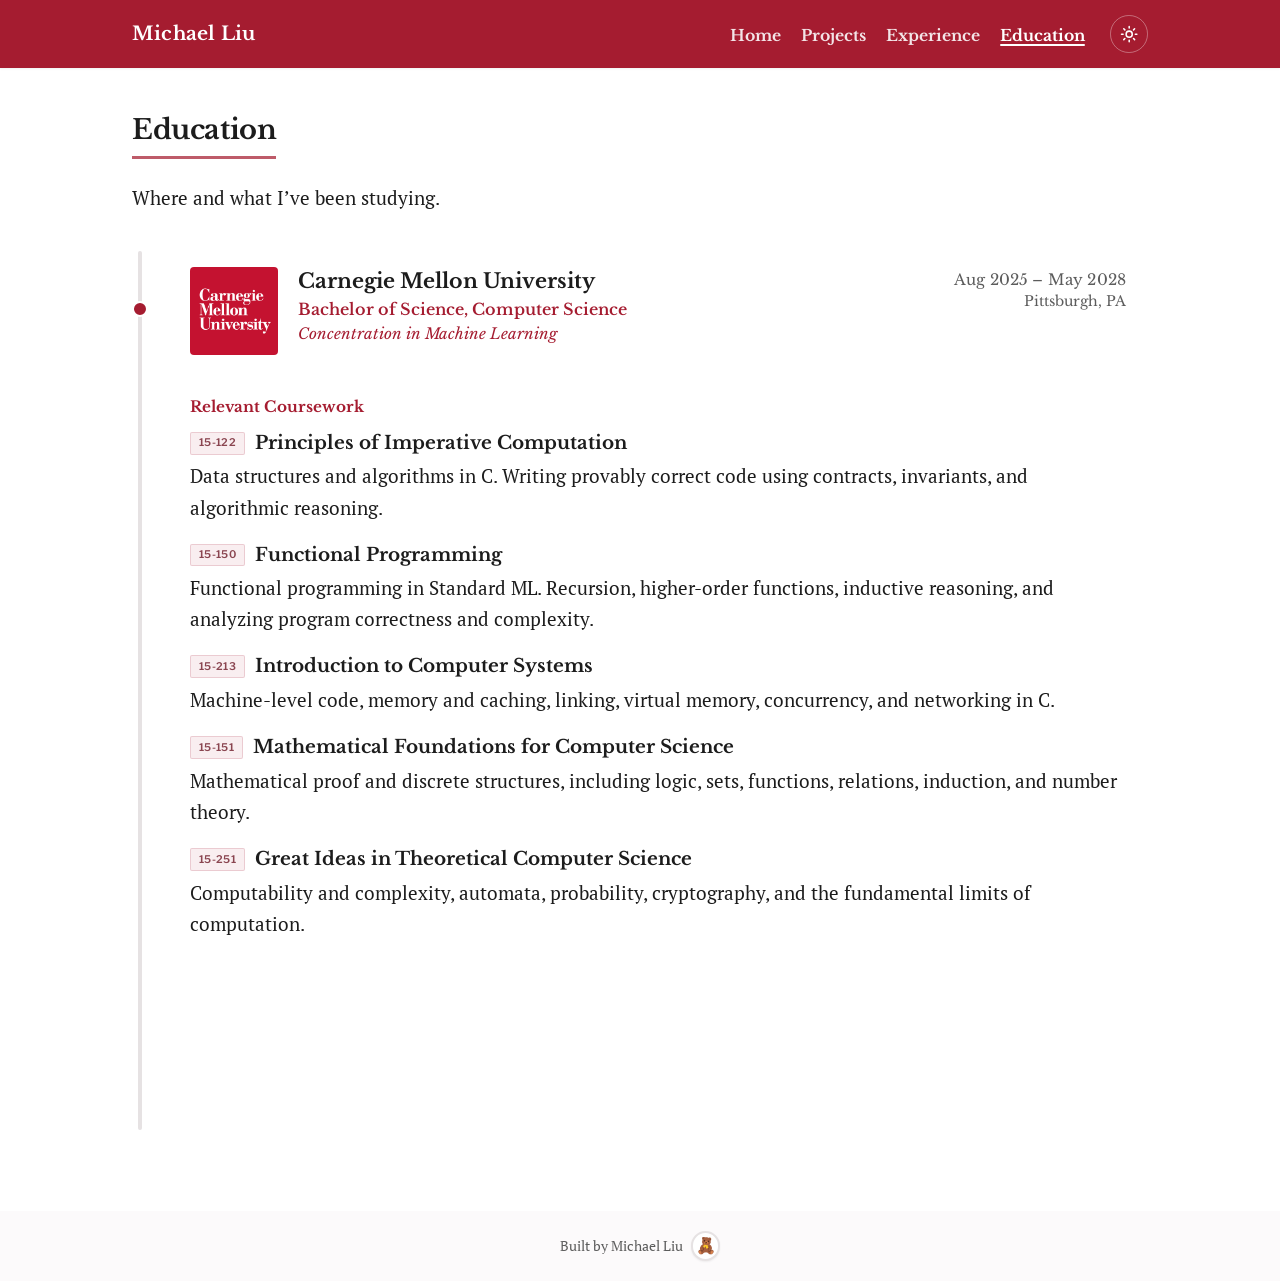
<file: education.html>
<!DOCTYPE html>
<html lang="en">
  <head>
    <meta charset="UTF-8" />
    <meta name="viewport" content="width=device-width, initial-scale=1" />
    <meta name="description" content="Michael Liu's education" />
    <title>Michael Liu</title>
    <script>
      (function () {
        var root = document.documentElement;
        root.classList.add("js");
        try {
          var stored = localStorage.getItem("theme");
          var dark =
            stored === "dark" ||
            (!stored &&
              window.matchMedia("(prefers-color-scheme: dark)").matches);
          if (dark) root.setAttribute("data-theme", "dark");
        } catch (e) {}
        try {
          if (window.matchMedia("(prefers-reduced-motion: reduce)").matches) {
            sessionStorage.removeItem("page-wipe-dir");
          } else {
            var wipeDir = sessionStorage.getItem("page-wipe-dir");
            if (wipeDir === "forward" || wipeDir === "back") {
              root.classList.add("page-wipe-pending", "page-wipe-" + wipeDir);
            }
          }
        } catch (e) {}
        window.setTimeout(function () {
          if (!root.classList.contains("entrance-ready")) {
            root.classList.add("entrance-fallback");
          }
        }, 1600);
      })();
    </script>
    <style id="entrance-critical">
      html.js .site-logo,
      html.js .site-nav li,
      html.js .header-actions,
      html.js .project-showcase.js-reveal > li:not(.in-view),
      html.js .section__title.js-title-reveal:not(.is-entering) {
        opacity: 0;
      }
      html.js .project-showcase.js-reveal > li {
        transition:
          opacity 0.95s cubic-bezier(0.22, 1, 0.36, 1),
          transform 1.05s cubic-bezier(0.22, 1, 0.36, 1);
      }
      html.js.entrance-fallback .site-logo,
      html.js.entrance-fallback .site-nav li,
      html.js.entrance-fallback .header-actions,
      html.js.entrance-fallback .project-showcase.js-reveal > li,
      html.js.entrance-fallback .section__title.js-title-reveal {
        opacity: 1 !important;
        transform: none !important;
      }
      @media (prefers-reduced-motion: reduce) {
        html.js .site-logo,
        html.js .site-nav li,
        html.js .header-actions,
        html.js .project-showcase.js-reveal > li,
        html.js .section__title.js-title-reveal {
          opacity: 1 !important;
          transform: none !important;
        }
      }
    </style>
    <noscript>
      <style>
        .site-logo,
        .site-nav li,
        .header-actions,
        .project-showcase.js-reveal > li,
        .section__title.js-title-reveal {
          opacity: 1 !important;
          transform: none !important;
          animation: none !important;
        }
      </style>
    </noscript>
    <link rel="icon" type="image/gif" href="assets/cs.gif" />
    <link rel="stylesheet" href="assets/css/styles.css" />
    <link rel="preconnect" href="https://fonts.googleapis.com" />
    <link rel="preconnect" href="https://fonts.gstatic.com" crossorigin />
    <link
      href="https://fonts.googleapis.com/css2?family=Libre+Baskerville:ital,wght@0,400;0,700;1,400&family=Libre+Franklin:wght@500;600;700&family=PT+Serif:ital,wght@0,400;0,700;1,400;1,700&display=swap"
      rel="stylesheet"
    />
  </head>
  <body>
    <a class="skip-link" href="#main">Skip to content</a>

    <header class="site-header">
      <div class="site-header__inner">
        <a class="site-logo" href="index.html">Michael Liu</a>
        <nav class="site-nav" id="site-nav" aria-label="Primary">
          <ul>
            <li><a href="index.html">Home</a></li>
            <li><a href="index.html#projects">Projects</a></li>
            <li><a href="experiences.html">Experience</a></li>
            <li><a href="education.html" aria-current="page">Education</a></li>
          </ul>
        </nav>
        <div class="header-actions">
          <button
            type="button"
            class="theme-toggle"
            id="theme-toggle"
            aria-label="Toggle dark mode"
            title="Toggle theme"
          >
            <svg
              class="theme-toggle__icon theme-toggle__icon--sun"
              xmlns="http://www.w3.org/2000/svg"
              viewBox="0 0 24 24"
              fill="none"
              stroke="currentColor"
              stroke-width="2"
              stroke-linecap="round"
              stroke-linejoin="round"
              aria-hidden="true"
            >
              <circle cx="12" cy="12" r="4" />
              <path
                d="M12 2v2M12 20v2M4.93 4.93l1.41 1.41M17.66 17.66l1.41 1.41M2 12h2M20 12h2M4.93 19.07l1.41-1.41M17.66 6.34l1.41-1.41"
              />
            </svg>
            <svg
              class="theme-toggle__icon theme-toggle__icon--moon"
              xmlns="http://www.w3.org/2000/svg"
              viewBox="0 0 24 24"
              fill="none"
              stroke="currentColor"
              stroke-width="2"
              stroke-linecap="round"
              stroke-linejoin="round"
              aria-hidden="true"
            >
              <path d="M21 14.5A8.5 8.5 0 1 1 9.5 3a7 7 0 0 0 11.5 11.5z" />
            </svg>
          </button>
          <button
            class="nav-toggle"
            type="button"
            aria-expanded="false"
            aria-controls="site-nav"
          >
            <span class="nav-toggle__bar" aria-hidden="true"></span>
            <span class="visually-hidden">Menu</span>
          </button>
        </div>
      </div>
    </header>

    <main id="main">
      <div class="content-wrap">
        <section class="section" id="education" aria-labelledby="education-heading">
          <h2 id="education-heading" class="section__title js-title-reveal">Education</h2>
          <div class="section__body">
            <p class="projects-intro">
              Where and what I&rsquo;ve been studying.
            </p>
          </div>
          <ol class="project-showcase project-showcase--timeline project-showcase--education js-reveal" aria-label="Education">
            <li>
              <article class="project-card">
                <div class="project-card__body">
                  <div class="exp-header">
                    <div class="exp-header__left">
                      <img class="exp-org-logo" src="assets/img/cmu-wordmark.png" alt="Carnegie Mellon University logo" />
                      <div class="exp-title-block">
                        <h3 class="project-card__title">Carnegie Mellon University</h3>
                        <p class="exp-role exp-role--plain">Bachelor of Science, Computer Science</p>
                        <p class="exp-role exp-role--concentration">Concentration in Machine Learning</p>
                      </div>
                    </div>
                    <div class="exp-header__right">
                      <p class="exp-date">Aug 2025 &ndash; May 2028</p>
                      <p class="exp-loc">Pittsburgh, PA</p>
                    </div>
                  </div>
                  <div class="edu-courses">
                    <h4 class="edu-courses__title">Relevant Coursework</h4>
                    <ul class="edu-course-list" aria-label="Relevant coursework">
                      <li>
                        <p class="edu-course__line">
                          <span class="project-tag edu-course__code">15-122</span>
                          <span class="edu-course__name">Principles of Imperative Computation</span>
                        </p>
                        <p class="edu-course__desc">
                          Data structures and algorithms in C. Writing
                          provably correct code using contracts, invariants, and algorithmic reasoning.
                        </p>
                      </li>
                      <li>
                        <p class="edu-course__line">
                          <span class="project-tag edu-course__code">15-150</span>
                          <span class="edu-course__name">Functional Programming</span>
                        </p>
                        <p class="edu-course__desc">
                          Functional programming in Standard ML. Recursion, higher-order
                          functions, inductive reasoning, and analyzing program correctness and complexity.
                        </p>
                      </li>
                      <li>
                        <p class="edu-course__line">
                          <span class="project-tag edu-course__code">15-213</span>
                          <span class="edu-course__name">Introduction to Computer Systems</span>
                        </p>
                        <p class="edu-course__desc">
                          Machine-level code, memory and caching, linking,
                          virtual memory, concurrency, and networking in C.
                        </p>
                      </li>
                      <li>
                        <p class="edu-course__line">
                          <span class="project-tag edu-course__code">15-151</span>
                          <span class="edu-course__name">Mathematical Foundations for Computer Science</span>
                        </p>
                        <p class="edu-course__desc">
                          Mathematical proof and discrete structures, including logic, sets,
                          functions, relations, induction, and number theory.
                        </p>
                      </li>
                      <li>
                        <p class="edu-course__line">
                          <span class="project-tag edu-course__code">15-251</span>
                          <span class="edu-course__name">Great Ideas in Theoretical Computer Science</span>
                        </p>
                        <p class="edu-course__desc">
                          Computability and complexity, automata, probability,
                          cryptography, and the fundamental limits of computation.
                        </p>
                      </li>
                    </ul>
                  </div>
                </div>
              </article>
            </li>
            <li>
              <article class="project-card">
                <div class="project-card__body">
                  <div class="exp-header">
                    <div class="exp-header__left">
                      <img class="exp-org-logo" src="assets/img/coppell-badge.png" alt="Coppell High School logo" />
                      <div class="exp-title-block">
                        <h3 class="project-card__title">Coppell High School</h3>
                        <p class="exp-role exp-role--plain">Top 1% &middot; Rank 8 of 940</p>
                        <p class="exp-role exp-role--concentration">USA Fencing, Technology Student Association, Youth Entrepreneur Society, Teaching Assistant, Coppell Community Garden, etc</p>
                      </div>
                    </div>
                    <div class="exp-header__right">
                      <p class="exp-date">Aug 2021 &ndash; May 2025</p>
                      <p class="exp-loc">Coppell, TX</p>
                    </div>
                  </div>
                </div>
              </article>
            </li>
          </ol>
        </section>
      </div>
    </main>

    <footer class="site-footer">
      <p>
        Built by Michael Liu
        <button
          type="button"
          class="bear-button"
          id="bear-button"
          aria-label="Release teddy bears"
        >
          🧸
        </button>
      </p>
    </footer>

    <button type="button" id="back-to-top" class="back-to-top" aria-label="Back to top">↑</button>

    <script src="assets/js/main.js"></script>
  </body>
</html>
</file>
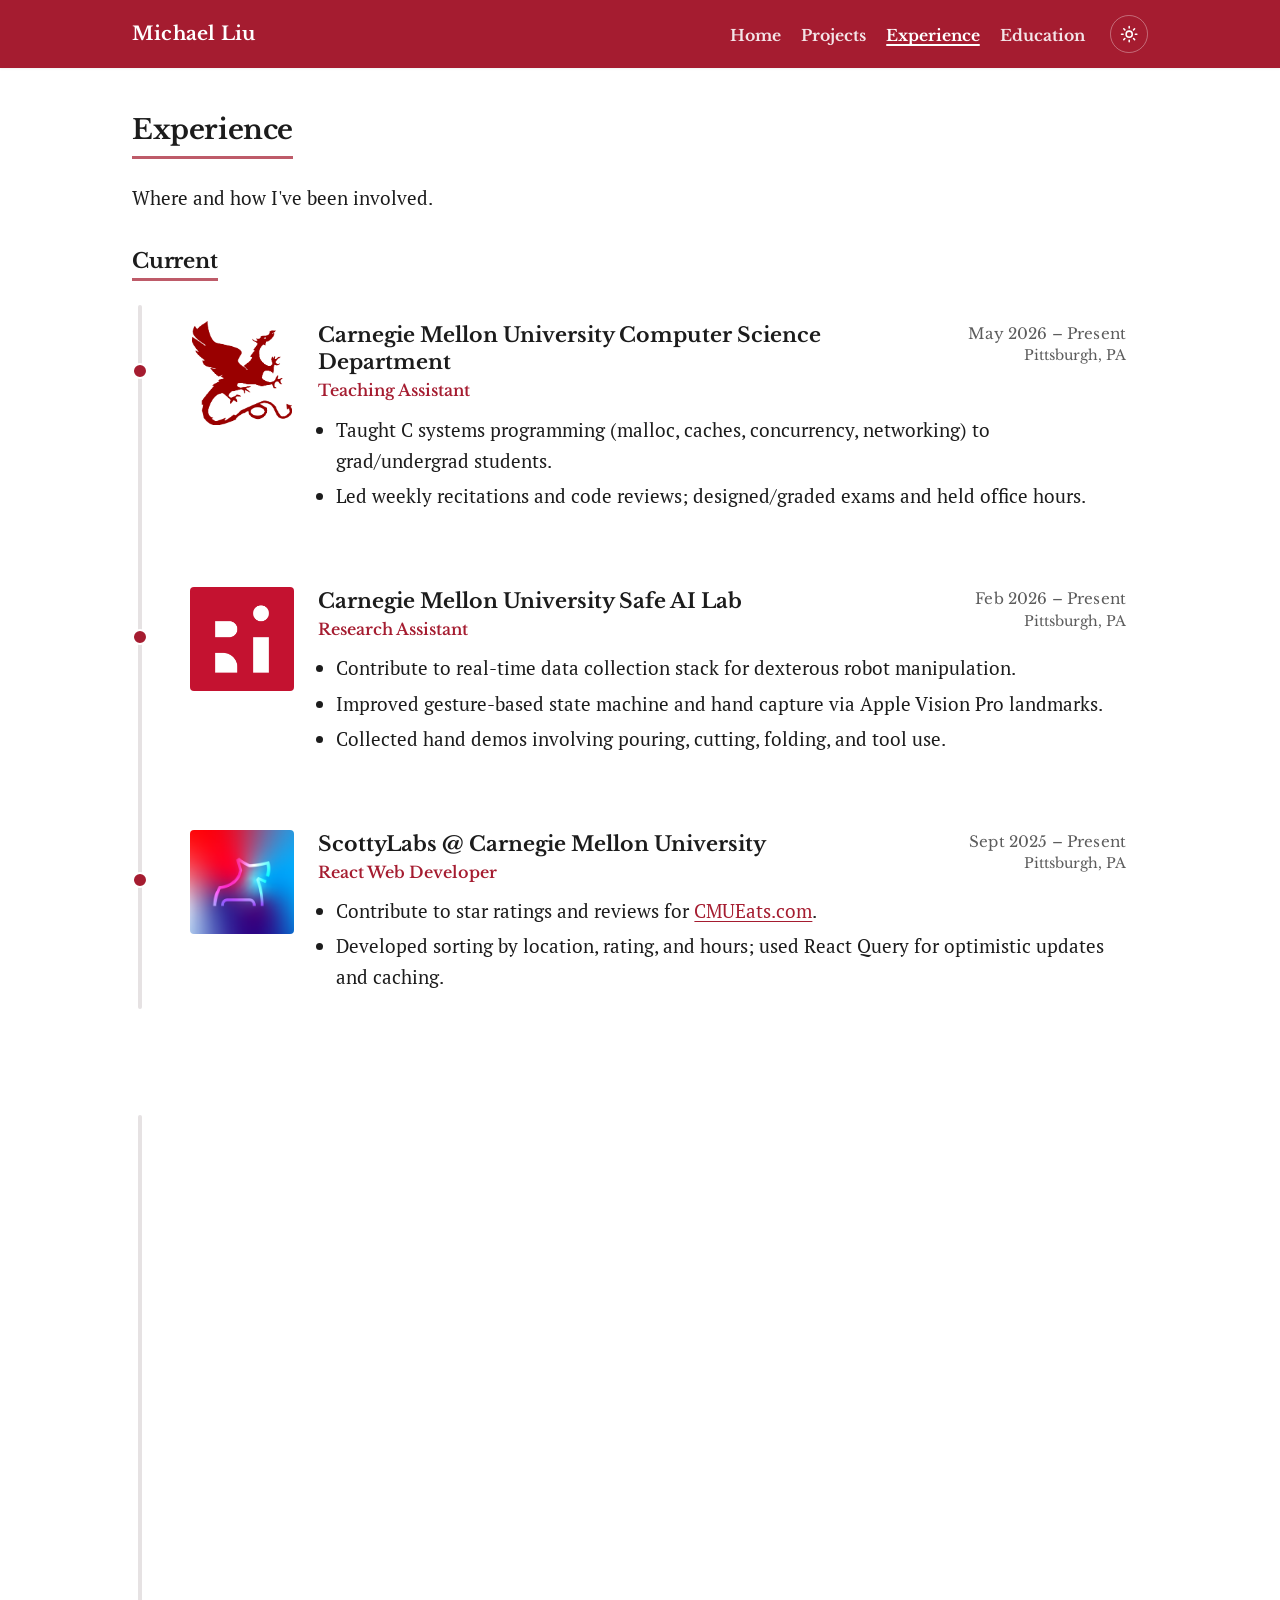
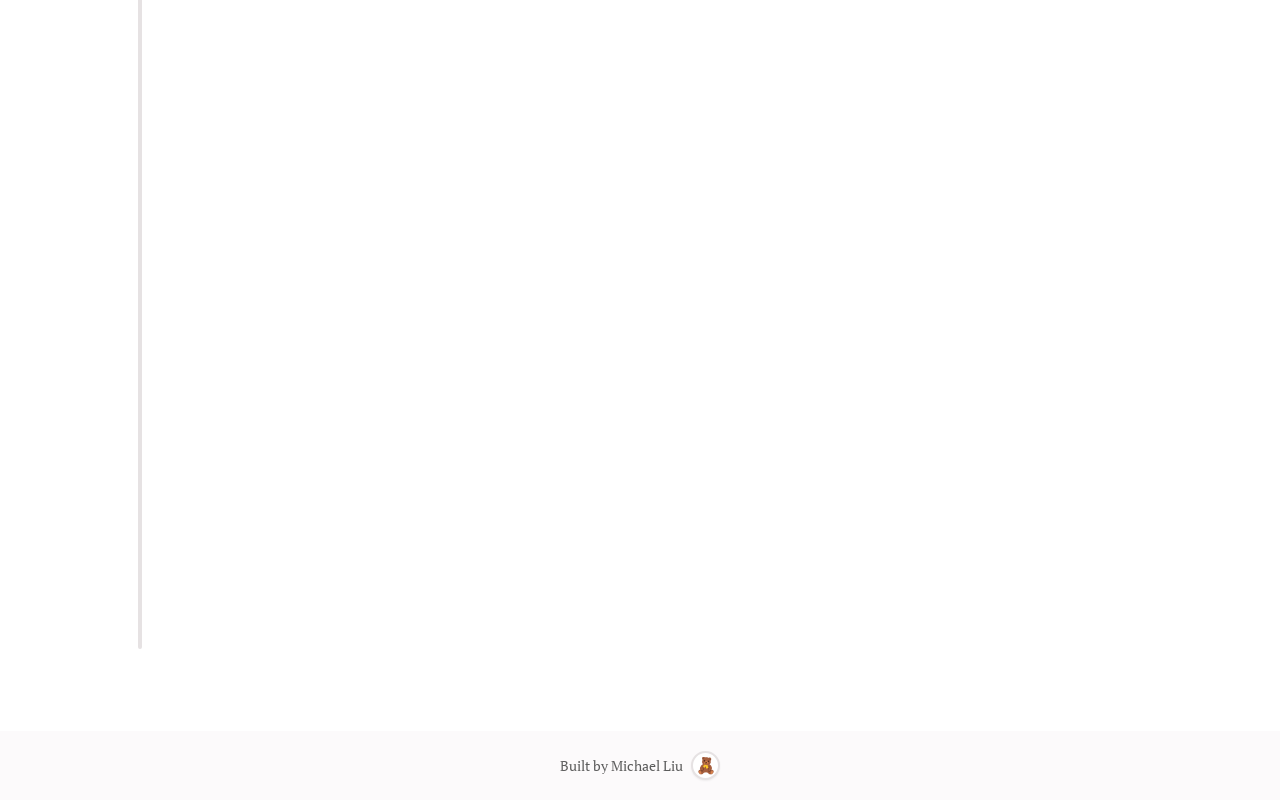
<file: experiences.html>
<!DOCTYPE html>
<html lang="en">
  <head>
    <meta charset="UTF-8" />
    <meta name="viewport" content="width=device-width, initial-scale=1" />
    <meta name="description" content="Michael Liu's experience" />
    <title>Michael Liu</title>
    <script>
      (function () {
        var root = document.documentElement;
        root.classList.add("js");
        try {
          var stored = localStorage.getItem("theme");
          var dark =
            stored === "dark" ||
            (!stored &&
              window.matchMedia("(prefers-color-scheme: dark)").matches);
          if (dark) root.setAttribute("data-theme", "dark");
        } catch (e) {}
        try {
          if (window.matchMedia("(prefers-reduced-motion: reduce)").matches) {
            sessionStorage.removeItem("page-wipe-dir");
          } else {
            var wipeDir = sessionStorage.getItem("page-wipe-dir");
            if (wipeDir === "forward" || wipeDir === "back") {
              root.classList.add("page-wipe-pending", "page-wipe-" + wipeDir);
            }
          }
        } catch (e) {}
        window.setTimeout(function () {
          if (!root.classList.contains("entrance-ready")) {
            root.classList.add("entrance-fallback");
          }
        }, 1600);
      })();
    </script>
    <style id="entrance-critical">
      html.js .site-logo,
      html.js .site-nav li,
      html.js .header-actions,
      html.js .project-showcase.js-reveal > li:not(.in-view),
      html.js .section__title.js-title-reveal:not(.is-entering),
      html.js .exp-group__title.js-title-reveal:not(.is-entering) {
        opacity: 0;
      }
      html.js .project-showcase.js-reveal > li {
        transition:
          opacity 0.95s cubic-bezier(0.22, 1, 0.36, 1),
          transform 1.05s cubic-bezier(0.22, 1, 0.36, 1);
      }
      html.js.entrance-fallback .site-logo,
      html.js.entrance-fallback .site-nav li,
      html.js.entrance-fallback .header-actions,
      html.js.entrance-fallback .project-showcase.js-reveal > li,
      html.js.entrance-fallback .section__title.js-title-reveal,
      html.js.entrance-fallback .exp-group__title.js-title-reveal {
        opacity: 1 !important;
        transform: none !important;
      }
      @media (prefers-reduced-motion: reduce) {
        html.js .site-logo,
        html.js .site-nav li,
        html.js .header-actions,
        html.js .project-showcase.js-reveal > li,
        html.js .section__title.js-title-reveal,
        html.js .exp-group__title.js-title-reveal {
          opacity: 1 !important;
          transform: none !important;
        }
      }
    </style>
    <noscript>
      <style>
        .site-logo,
        .site-nav li,
        .header-actions,
        .project-showcase.js-reveal > li,
        .section__title.js-title-reveal,
        .exp-group__title.js-title-reveal {
          opacity: 1 !important;
          transform: none !important;
          animation: none !important;
        }
      </style>
    </noscript>
    <link rel="icon" type="image/gif" href="assets/cs.gif" />
    <link rel="stylesheet" href="assets/css/styles.css" />
    <link rel="preconnect" href="https://fonts.googleapis.com" />
    <link rel="preconnect" href="https://fonts.gstatic.com" crossorigin />
    <link
      href="https://fonts.googleapis.com/css2?family=Libre+Baskerville:ital,wght@0,400;0,700;1,400&family=Libre+Franklin:wght@500;600;700&family=PT+Serif:ital,wght@0,400;0,700;1,400;1,700&display=swap"
      rel="stylesheet"
    />
  </head>
  <body>
    <a class="skip-link" href="#main">Skip to content</a>

    <header class="site-header">
      <div class="site-header__inner">
        <a class="site-logo" href="index.html">Michael Liu</a>
        <nav class="site-nav" id="site-nav" aria-label="Primary">
          <ul>
            <li><a href="index.html">Home</a></li>
            <li><a href="index.html#projects">Projects</a></li>
            <li><a href="experiences.html" aria-current="page">Experience</a></li>
            <li><a href="education.html">Education</a></li>
          </ul>
        </nav>
        <div class="header-actions">
          <button
            type="button"
            class="theme-toggle"
            id="theme-toggle"
            aria-label="Toggle dark mode"
            title="Toggle theme"
          >
            <svg
              class="theme-toggle__icon theme-toggle__icon--sun"
              xmlns="http://www.w3.org/2000/svg"
              viewBox="0 0 24 24"
              fill="none"
              stroke="currentColor"
              stroke-width="2"
              stroke-linecap="round"
              stroke-linejoin="round"
              aria-hidden="true"
            >
              <circle cx="12" cy="12" r="4" />
              <path
                d="M12 2v2M12 20v2M4.93 4.93l1.41 1.41M17.66 17.66l1.41 1.41M2 12h2M20 12h2M4.93 19.07l1.41-1.41M17.66 6.34l1.41-1.41"
              />
            </svg>
            <svg
              class="theme-toggle__icon theme-toggle__icon--moon"
              xmlns="http://www.w3.org/2000/svg"
              viewBox="0 0 24 24"
              fill="none"
              stroke="currentColor"
              stroke-width="2"
              stroke-linecap="round"
              stroke-linejoin="round"
              aria-hidden="true"
            >
              <path d="M21 14.5A8.5 8.5 0 1 1 9.5 3a7 7 0 0 0 11.5 11.5z" />
            </svg>
          </button>
          <button
            class="nav-toggle"
            type="button"
            aria-expanded="false"
            aria-controls="site-nav"
          >
            <span class="nav-toggle__bar" aria-hidden="true"></span>
            <span class="visually-hidden">Menu</span>
          </button>
        </div>
      </div>
    </header>

    <main id="main">
      <div class="content-wrap">
        <section class="section" id="experiences" aria-labelledby="experiences-heading">
          <h2 id="experiences-heading" class="section__title js-title-reveal">Experience</h2>
          <div class="section__body">
            <p class="projects-intro">
              Where and how I've been involved.
            </p>
          </div>

          <h3 id="current-experiences-heading" class="exp-group__title js-title-reveal">Current</h3>
          <ol
            class="project-showcase project-showcase--timeline project-showcase--experiences js-reveal"
            aria-labelledby="current-experiences-heading"
          >
            <li>
              <article class="project-card">
                <div class="project-card__body exp-item">
                  <img class="exp-org-logo" src="assets/img/cmu-dragon.png" alt="Carnegie Mellon University Computer Science Department dragon logo" />
                  <div class="exp-item__main">
                    <div class="exp-header">
                      <div class="exp-title-block">
                        <h4 class="project-card__title">Carnegie Mellon University Computer Science Department</h4>
                        <p class="exp-role exp-role--plain">Teaching Assistant</p>
                      </div>
                      <div class="exp-header__right">
                        <p class="exp-date">May 2026 &ndash; Present</p>
                        <p class="exp-loc">Pittsburgh, PA</p>
                      </div>
                    </div>
                    <ul class="project-card__bullets">
                      <li>
                        Taught C systems programming (malloc, caches, concurrency, networking) to grad/undergrad students.
                      </li>
                      <li>
                        Led weekly recitations and code reviews; designed/graded exams and held office hours.
                      </li>
                    </ul>
                  </div>
                </div>
              </article>
            </li>
            <li>
              <article class="project-card">
                <div class="project-card__body exp-item">
                  <img class="exp-org-logo" src="assets/img/cmu-ri.png" alt="Carnegie Mellon University Robotics Institute logo" />
                  <div class="exp-item__main">
                    <div class="exp-header">
                      <div class="exp-title-block">
                        <h4 class="project-card__title">Carnegie Mellon University Safe AI Lab</h4>
                        <p class="exp-role exp-role--plain">Research Assistant</p>
                      </div>
                      <div class="exp-header__right">
                        <p class="exp-date">Feb 2026 &ndash; Present</p>
                        <p class="exp-loc">Pittsburgh, PA</p>
                      </div>
                    </div>
                    <ul class="project-card__bullets">
                      <li>
                        Contribute to real-time data collection stack for dexterous robot manipulation.
                      </li>
                      <li>
                        Improved gesture-based state machine and hand capture via Apple Vision Pro landmarks.
                      </li>
                      <li>
                        Collected hand demos involving pouring, cutting, folding, and tool use.
                      </li>
                    </ul>
                  </div>
                </div>
              </article>
            </li>
            <li>
              <article class="project-card">
                <div class="project-card__body exp-item">
                  <img class="exp-org-logo" src="assets/img/scottylabs.png" alt="ScottyLabs logo" />
                  <div class="exp-item__main">
                    <div class="exp-header">
                      <div class="exp-title-block">
                        <h4 class="project-card__title">ScottyLabs @ Carnegie Mellon University</h4>
                        <p class="exp-role exp-role--plain">React Web Developer</p>
                      </div>
                      <div class="exp-header__right">
                        <p class="exp-date">Sept 2025 &ndash; Present</p>
                        <p class="exp-loc">Pittsburgh, PA</p>
                      </div>
                    </div>
                    <ul class="project-card__bullets">
                      <li>
                        Contribute to star ratings and reviews for
                        <a href="https://cmueats.com" target="_blank" rel="noopener noreferrer">CMUEats.com</a>.
                      </li>
                      <li>
                        Developed sorting by location, rating, and hours; used React Query for optimistic updates and caching.
                      </li>
                    </ul>
                  </div>
                </div>
              </article>
            </li>
          </ol>

          <h3 id="previous-experiences-heading" class="exp-group__title js-title-reveal">Previous</h3>
          <ol
            class="project-showcase project-showcase--timeline project-showcase--experiences js-reveal"
            aria-labelledby="previous-experiences-heading"
          >
            <li>
              <article class="project-card">
                <div class="project-card__body exp-item">
                  <img class="exp-org-logo" src="assets/img/stanford-tree.png" alt="Stanford University Block S with tree logo" />
                  <div class="exp-item__main">
                    <div class="exp-header">
                      <div class="exp-title-block">
                        <h4 class="project-card__title">Stanford University</h4>
                        <p class="exp-role exp-role--plain">Summer Intern</p>
                      </div>
                      <div class="exp-header__right">
                        <p class="exp-date">Aug 2024 &ndash; Aug 2024</p>
                        <p class="exp-loc">Stanford, CA</p>
                      </div>
                    </div>
                    <ul class="project-card__bullets">
                      <li>
                        Invited to lectures on robotics, computer vision, biomedical engineering, and entrepreneurship.
                      </li>
                      <li>
                        Led a team of 5 to prototype and pitch a mobile app to promote exercise accuracy using pose estimation.
                      </li>
                    </ul>
                  </div>
                </div>
              </article>
            </li>
            <li>
              <article class="project-card">
                <div class="project-card__body exp-item">
                  <img class="exp-org-logo" src="assets/img/erik-jonsson-linkedin.jpg" alt="Erik Jonsson School of Engineering and Computer Science LinkedIn logo" />
                  <div class="exp-item__main">
                    <div class="exp-header">
                      <div class="exp-title-block">
                        <h4 class="project-card__title">The University of Texas at Dallas</h4>
                        <p class="exp-role exp-role--plain">Research Intern</p>
                      </div>
                      <div class="exp-header__right">
                        <p class="exp-date">Jun 2023 &ndash; Aug 2024</p>
                        <p class="exp-loc">Dallas, TX</p>
                      </div>
                    </div>
                    <ul class="project-card__bullets">
                      <li>
                        Modeled an autonomous driving agent in the CARLA simulator using a variational autoencoder,
                        imitation learning, and soft actor&ndash;critic; achieved lane adherence, consistent speeds,
                        and collision avoidance.
                      </li>
                    </ul>
                  </div>
                </div>
              </article>
            </li>
            <li>
              <article class="project-card">
                <div class="project-card__body exp-item">
                  <img class="exp-org-logo" src="assets/img/erik-jonsson-linkedin.jpg" alt="Erik Jonsson School of Engineering and Computer Science LinkedIn logo" />
                  <div class="exp-item__main">
                    <div class="exp-header">
                      <div class="exp-title-block">
                        <h4 class="project-card__title">The University of Texas at Dallas</h4>
                        <p class="exp-role exp-role--plain">Research Intern</p>
                      </div>
                      <div class="exp-header__right">
                        <p class="exp-date">Jun 2024 &ndash; Jul 2024</p>
                        <p class="exp-loc">Dallas, TX</p>
                      </div>
                    </div>
                    <ul class="project-card__bullets">
                      <li>
                        Trained PyTorch MLP, CNN, and LSTM regressors on NASA lithium-ion datasets across varying temperatures
                        to model state-of-health curves (battery life and degradation); determined the LSTM to be the most accurate.
                      </li>
                    </ul>
                  </div>
                </div>
              </article>
            </li>
            <li>
              <article class="project-card">
                <div class="project-card__body exp-item">
                  <img class="exp-org-logo" src="assets/img/erik-jonsson-linkedin.jpg" alt="Erik Jonsson School of Engineering and Computer Science LinkedIn logo" />
                  <div class="exp-item__main">
                    <div class="exp-header">
                      <div class="exp-title-block">
                        <h4 class="project-card__title">The University of Texas at Dallas</h4>
                        <p class="exp-role exp-role--plain">Summer Research Intern</p>
                      </div>
                      <div class="exp-header__right">
                        <p class="exp-date">Jun 2022 &ndash; Aug 2022</p>
                        <p class="exp-loc">Dallas, TX</p>
                      </div>
                    </div>
                    <ul class="project-card__bullets">
                      <li>
                        Researched inductive logic programming in Prolog to generate interpretable rules from machine
                        learning models; strengthened understanding of explainable AI and symbolic reasoning.
                      </li>
                    </ul>
                  </div>
                </div>
              </article>
            </li>
            <li>
              <article class="project-card">
                <div class="project-card__body exp-item">
                  <img class="exp-org-logo" src="assets/img/generic-academic.svg" alt="Generic academic institution icon (placeholder)" />
                  <div class="exp-item__main">
                    <div class="exp-header">
                      <div class="exp-title-block">
                        <h4 class="project-card__title">Dr. Meng's Coding Camp</h4>
                        <p class="exp-role exp-role--plain">Teaching Assistant</p>
                      </div>
                      <div class="exp-header__right">
                        <p class="exp-date">Jun 2022 &ndash; Aug 2024</p>
                        <p class="exp-loc">Dallas, TX</p>
                      </div>
                    </div>
                    <ul class="project-card__bullets">
                      <li>
                        Taught lectures, hosted office hours, and graded homework for students in grades 6 &ndash; 10 on data structures,
                        algorithms, and programming using the Raspberry Pi.
                      </li>
                    </ul>
                  </div>
                </div>
              </article>
            </li>
          </ol>
        </section>
      </div>
    </main>

    <footer class="site-footer">
      <p>
        Built by Michael Liu
        <button
          type="button"
          class="bear-button"
          id="bear-button"
          aria-label="Release teddy bears"
        >
          🧸
        </button>
      </p>
    </footer>

    <button type="button" id="back-to-top" class="back-to-top" aria-label="Back to top">↑</button>

    <script src="assets/js/main.js"></script>
  </body>
</html>
</file>
<file: assets/css/styles.css>
/* Academic / Jekyll-adjacent portfolio — calm typography, Harvard crimson */

:root {
  --color-header: #a51c30;
  --color-header-hover: #7b1524;
  --color-text: #1c1c1c;
  --color-muted: #5c5c5c;
  --color-link: #a51c30;
  --color-link-hover: #7b1524;
  --color-border: #e6e2e3;
  --color-surface: #fcfafb;
  --color-bg: #ffffff;
  --color-on-header: #ffffff;
  --color-nav-muted: #f3e4e7;
  --color-github: #1c1c1c;
  --color-dot-ring: #ffffff;
  --color-accent-soft: #f9eef0;
  --color-accent-soft-text: #8a2a3a;
  --color-accent-soft-border: #e0b0b8;
  --color-accent-soft-hover: #f3d8dd;
  --color-accent-soft-hover-border: #c97884;
  --color-accent-rgb: 165, 28, 48;
  --font-serif: "Libre Baskerville", Georgia, "Times New Roman", serif;
  --font-body: "PT Serif", Georgia, "Times New Roman", serif;
  --font-sans: "Libre Franklin", "Segoe UI", sans-serif;
  --content-max: 66rem;
  --space-xs: 0.35rem;
  --space-sm: 0.75rem;
  --space-md: 1.25rem;
  --space-lg: 2rem;
  --space-xl: 3rem;
  --radius-sm: 6px;
  --shadow-soft: 0 1px 2px rgba(0, 0, 0, 0.06);
  /* layout dividers (horizontal + vertical rules) */
  --hairline: 2px;
  color-scheme: light;
}

html[data-theme="dark"] {
  --color-header: #a51c30;
  --color-header-hover: #7b1524;
  --color-text: #e6e9ec;
  --color-muted: #a3adb6;
  --color-link: #e0707e;
  --color-link-hover: #f0a0a8;
  --color-border: #2f3841;
  --color-surface: #1b2228;
  --color-bg: #12161a;
  --color-on-header: #ffffff;
  --color-nav-muted: #f0d6db;
  --color-github: #e6e9ec;
  --color-dot-ring: #12161a;
  --color-accent-soft: rgba(165, 28, 48, 0.22);
  --color-accent-soft-text: #f0a0a8;
  --color-accent-soft-border: rgba(224, 112, 126, 0.45);
  --color-accent-soft-hover: rgba(165, 28, 48, 0.34);
  --color-accent-soft-hover-border: rgba(224, 112, 126, 0.65);
  --color-accent-rgb: 165, 28, 48;
  --shadow-soft: 0 1px 2px rgba(0, 0, 0, 0.35);
  color-scheme: dark;
}

*,
*::before,
*::after {
  box-sizing: border-box;
}

html {
  font-size: 100%;
  scroll-behavior: smooth;
  scroll-padding-top: 5rem;
  overflow-x: clip;
}

/* Cross-document soft fades disabled — directional crimson wipe owns page nav.
   Theme toggle still uses same-document View Transitions below. */
@view-transition {
  navigation: none;
}

/* Circular paint-splash theme transition (View Transitions API) */
@supports (view-transition-name: none) {
  html {
    view-transition-name: root;
  }

  html.theme-transitioning::view-transition-old(root) {
    animation: none !important;
    mix-blend-mode: normal;
    z-index: 1;
    /* Keep old frame fully opaque until new circle covers it */
    opacity: 1;
  }

  html.theme-transitioning::view-transition-new(root) {
    animation: none !important;
    mix-blend-mode: normal;
    z-index: 9999;
    /* Prevent default VT fade from fighting the circle clip */
    opacity: 1;
  }

  html.theme-transitioning::view-transition-group(root) {
    animation: none !important;
  }
}

/* Directional crimson page wipe (Home ↔ Experience ↔ Education)
   Forward = swipe right (enter from left, exit to right)
   Back = swipe left (enter from right, exit to left)
   Duration 0.4s must stay in sync with WIPE_MS in assets/js/main.js */
html.page-wipe-pending::before {
  content: "";
  position: fixed;
  inset: 0;
  z-index: 10001;
  pointer-events: none;
  background: var(--color-header, #a51c30);
}

.page-wipe {
  position: fixed;
  inset: 0;
  z-index: 10001;
  pointer-events: auto;
  background: var(--color-header, #a51c30);
  will-change: transform;
}

.page-wipe.is-animating {
  transition: transform 0.4s cubic-bezier(0.65, 0.05, 0.36, 1);
}

/* Forward: cover sweeps right, then reveals by exiting right */
.page-wipe--forward.page-wipe--in {
  transform: translateX(-100%);
}

.page-wipe--forward.page-wipe--in.is-active {
  transform: translateX(0);
}

.page-wipe--forward.page-wipe--out {
  transform: translateX(0);
}

.page-wipe--forward.page-wipe--out.is-active {
  transform: translateX(100%);
}

/* Back: cover sweeps left, then reveals by exiting left */
.page-wipe--back.page-wipe--in {
  transform: translateX(100%);
}

.page-wipe--back.page-wipe--in.is-active {
  transform: translateX(0);
}

.page-wipe--back.page-wipe--out {
  transform: translateX(0);
}

.page-wipe--back.page-wipe--out.is-active {
  transform: translateX(-100%);
}

@media (prefers-reduced-motion: reduce) {
  html.page-wipe-pending::before {
    content: none;
  }

  .page-wipe,
  .page-wipe.is-animating {
    transition: opacity 0.16s ease;
  }

  .page-wipe--forward.page-wipe--in,
  .page-wipe--back.page-wipe--in {
    transform: none;
    opacity: 0;
  }

  .page-wipe--forward.page-wipe--in.is-active,
  .page-wipe--back.page-wipe--in.is-active {
    transform: none;
    opacity: 1;
  }

  .page-wipe--forward.page-wipe--out,
  .page-wipe--back.page-wipe--out {
    transform: none;
    opacity: 1;
  }

  .page-wipe--forward.page-wipe--out.is-active,
  .page-wipe--back.page-wipe--out.is-active {
    transform: none;
    opacity: 0;
  }
}

.theme-splash {
  position: fixed;
  inset: 0;
  z-index: 10000;
  pointer-events: none;
  background: var(--splash-color, #12161a);
  clip-path: circle(0px at var(--splash-x, 50%) var(--splash-y, 50%));
  transition: clip-path 0.65s cubic-bezier(0.22, 1, 0.36, 1);
  will-change: clip-path;
}

.theme-splash.is-expanding {
  /* Slightly oversized so the circle fully covers corners before removal */
  clip-path: circle(var(--splash-r, 160vmax) at var(--splash-x, 50%) var(--splash-y, 50%));
}

@media (prefers-reduced-motion: reduce) {
  .theme-splash {
    transition: none;
  }
}

body {
  margin: 0;
  font-family: var(--font-body);
  font-size: 1.2rem;
  line-height: 1.65;
  color: var(--color-text);
  background: var(--color-bg);
  overflow-x: clip;
  max-width: 100%;
}

img,
video {
  max-width: 100%;
  height: auto;
}

.section__body p,
.project-card__desc,
.news-timeline__text {
  font-size: 1.2rem;
  font-weight: 400;
}

.visually-hidden {
  position: absolute;
  width: 1px;
  height: 1px;
  padding: 0;
  margin: -1px;
  overflow: hidden;
  clip: rect(0, 0, 0, 0);
  white-space: nowrap;
  border: 0;
}

.skip-link {
  position: absolute;
  left: -9999px;
  top: 0;
  z-index: 100;
  padding: var(--space-sm) var(--space-md);
  background: var(--color-header);
  color: #fff;
  text-decoration: none;
  font-weight: 600;
}

.skip-link:focus {
  left: var(--space-md);
  top: var(--space-md);
  border-radius: var(--radius-sm);
}

a {
  color: var(--color-link);
  text-decoration-thickness: 1px;
  text-underline-offset: 3px;
}

a:hover {
  color: var(--color-link-hover);
}

/* Header */
.site-header {
  position: sticky;
  top: 0;
  z-index: 100;
  background: var(--color-header);
  color: var(--color-on-header);
  box-shadow: var(--shadow-soft);
}

/* Header — stack in from the left on load */
@keyframes header-stack-in {
  from {
    opacity: 0;
    transform: translate3d(-2.4rem, 0, 0);
  }
  to {
    opacity: 1;
    transform: translate3d(0, 0, 0);
  }
}

.site-logo,
.site-nav li,
.header-actions {
  opacity: 0;
  animation: header-stack-in 0.7s cubic-bezier(0.22, 1, 0.36, 1) both;
}

.site-logo {
  animation-delay: 0.05s;
}

.site-nav li:nth-child(1) {
  animation-delay: 0.16s;
}

.site-nav li:nth-child(2) {
  animation-delay: 0.28s;
}

.site-nav li:nth-child(3) {
  animation-delay: 0.4s;
}

.site-nav li:nth-child(4) {
  animation-delay: 0.52s;
}

.header-actions {
  animation-delay: 0.64s;
}

.site-header__inner {
  max-width: var(--content-max);
  margin: 0 auto;
  padding: 0.95rem var(--space-md);
  display: flex;
  align-items: center;
  justify-content: flex-start;
  gap: var(--space-md);
  transition:
    padding 0.22s ease,
    gap 0.22s ease;
}

.site-header.is-compact .site-header__inner {
  padding-top: var(--space-sm);
  padding-bottom: var(--space-sm);
  gap: var(--space-sm);
}

.site-header.is-compact .site-logo {
  font-size: 1.1rem;
}

.site-header.is-compact .site-nav a {
  font-size: 0.92rem;
}

.site-header.is-compact .theme-toggle {
  width: 2.15rem;
  height: 2.15rem;
}

.site-header.is-compact .theme-toggle__icon {
  width: 1.05rem;
  height: 1.05rem;
}

.site-header.is-compact .nav-toggle {
  width: 2.25rem;
  height: 2.05rem;
}

.site-nav {
  position: relative;
  margin-left: auto;
}

.site-nav__indicator {
  position: absolute;
  top: 0;
  left: 0;
  height: 1.5px;
  width: 0;
  border-radius: 1px;
  background: #fff;
  pointer-events: none;
  opacity: 0;
  transform: translate3d(0, 0, 0);
  transition:
    transform 0.38s cubic-bezier(0.22, 1, 0.36, 1),
    width 0.38s cubic-bezier(0.22, 1, 0.36, 1),
    opacity 0.2s ease;
  will-change: transform, width;
}

.site-nav__indicator.is-ready {
  opacity: 1;
}

.header-actions {
  display: flex;
  align-items: center;
  gap: var(--space-sm);
  margin-left: var(--space-xs);
  flex-shrink: 0;
}

.theme-toggle {
  display: inline-flex;
  align-items: center;
  justify-content: center;
  width: 2.35rem;
  height: 2.35rem;
  padding: 0;
  border-radius: 50%;
  border: 1px solid rgba(255, 255, 255, 0.35);
  background: transparent;
  color: #fff;
  cursor: pointer;
  flex-shrink: 0;
  transition:
    background 0.15s ease,
    border-color 0.15s ease,
    transform 0.15s ease,
    width 0.22s ease,
    height 0.22s ease;
}

.theme-toggle:hover {
  background: rgba(255, 255, 255, 0.12);
  border-color: rgba(255, 255, 255, 0.55);
}

.theme-toggle:focus-visible {
  outline: 2px solid #fff;
  outline-offset: 2px;
}

.theme-toggle__icon {
  width: 1.15rem;
  height: 1.15rem;
  display: block;
  transition: width 0.22s ease, height 0.22s ease;
}

.theme-toggle__icon--moon {
  display: none;
}

html[data-theme="dark"] .theme-toggle__icon--sun {
  display: none;
}

html[data-theme="dark"] .theme-toggle__icon--moon {
  display: block;
}

.site-logo {
  color: #fff;
  font-family: var(--font-serif);
  font-weight: 700;
  letter-spacing: 0.01em;
  text-decoration: none;
  font-size: 1.18rem;
  transition: font-size 0.22s ease;
}

.site-logo:hover {
  color: var(--color-nav-muted);
}

.site-nav ul {
  list-style: none;
  margin: 0;
  padding: 0;
  display: flex;
  flex-wrap: wrap;
  gap: var(--space-sm) var(--space-md);
}

.site-nav a {
  color: var(--color-nav-muted);
  font-family: var(--font-serif);
  text-decoration: none;
  font-weight: 700;
  font-size: 0.98rem;
  transition: font-size 0.22s ease, color 0.15s ease;
}

.site-nav a:hover {
  color: #fff;
  text-decoration: none;
}

.nav-toggle {
  display: none;
  background: transparent;
  border: var(--hairline) solid rgba(255, 255, 255, 0.45);
  border-radius: var(--radius-sm);
  width: 2.5rem;
  height: 2.25rem;
  padding: 0;
  cursor: pointer;
  align-items: center;
  justify-content: center;
  flex-shrink: 0;
}

.nav-toggle__bar {
  display: block;
  width: 1.25rem;
  height: 3px;
  background: #fff;
  box-shadow: 0 -9px 0 #fff, 0 9px 0 #fff;
}

/* Hero */
.hero {
  max-width: var(--content-max);
  margin: 0 auto;
  padding: 5.5rem var(--space-md) 2.5rem;
  overflow-x: clip;
}

.hero__grid {
  display: grid;
  /* auto first column so .hero__photo width growth pushes siblings */
  grid-template-columns: auto minmax(0, 1fr) minmax(0, 17.5rem);
  gap: var(--space-lg);
  align-items: start;
}

@keyframes hero-rise {
  from {
    opacity: 0;
    transform: translate3d(0, 2.25rem, 0);
  }
  to {
    opacity: 1;
    transform: translate3d(0, 0, 0);
  }
}

@keyframes hero-name-in {
  from {
    opacity: 0;
    transform: translate3d(-1.5rem, 2rem, 0);
  }
  to {
    opacity: 1;
    transform: translate3d(0, 0, 0);
  }
}

@keyframes hero-aside-in {
  from {
    opacity: 0;
    transform: translate3d(2rem, 1.5rem, 0);
  }
  to {
    opacity: 1;
    transform: translate3d(0, 0, 0);
  }
}

@keyframes hero-photo-fade {
  from {
    opacity: 0;
    transform: scale(0.94);
  }
  to {
    opacity: 1;
    transform: scale(1);
  }
}

.hero__meta,
.hero__intro .social {
  opacity: 0;
  animation: hero-rise 0.9s cubic-bezier(0.22, 1, 0.36, 1) both;
}

.hero__name {
  opacity: 0;
  animation: hero-name-in 0.95s cubic-bezier(0.22, 1, 0.36, 1) both;
}

.hero__aside {
  opacity: 0;
  animation: hero-aside-in 0.95s cubic-bezier(0.22, 1, 0.36, 1) both;
}

/* Headshot last — soft fade + slight scale after the rest of the hero */
.hero__photo {
  --hero-photo-size: 13.5rem;
  --hero-photo-hover: 17.25rem;
  width: var(--hero-photo-size);
  max-width: 100%;
  opacity: 0;
  animation: hero-photo-fade 1.05s cubic-bezier(0.22, 1, 0.36, 1) both;
  animation-delay: 1.05s;
  transition: width 0.45s cubic-bezier(0.22, 1, 0.36, 1);
}

.hero__photo:hover,
.hero__photo:focus-within {
  width: var(--hero-photo-hover);
}

.hero__name {
  animation-delay: 0.18s;
}

.hero__meta {
  animation-delay: 0.34s;
}

.hero__intro .social {
  animation-delay: 0.5s;
}

.hero__aside {
  animation-delay: 0.42s;
}

.avatar {
  width: 100%;
  aspect-ratio: 1;
  border-radius: 50%;
  overflow: hidden;
  background: var(--color-border);
  border: none;
  box-shadow: 0 4px 14px rgba(0, 0, 0, 0.1);
  --parallax-y: 0px;
  transition: box-shadow 0.45s cubic-bezier(0.22, 1, 0.36, 1);
}

.hero__photo .avatar {
  transform: translate3d(0, var(--parallax-y), 0);
}

.hero__photo:hover .avatar,
.hero__photo:focus-within .avatar {
  box-shadow: 0 12px 28px rgba(0, 0, 0, 0.16);
}

.avatar__image {
  width: 100%;
  height: 100%;
  object-fit: cover;
  object-position: 50% 50%;
  display: block;
  transform: scale(1.1);
  transform-origin: center center;
  transition: transform 0.45s cubic-bezier(0.22, 1, 0.36, 1);
}

.hero__photo:hover .avatar__image,
.hero__photo:focus-within .avatar__image {
  transform: scale(1.16);
}

.hero__name {
  font-family: var(--font-serif);
  font-weight: 700;
  font-size: clamp(1.75rem, 3.2vw, 2.35rem);
  margin: 0 0 var(--space-sm);
  letter-spacing: -0.02em;
  line-height: 1.2;
}

.hero__meta {
  list-style: none;
  margin: 0 0 var(--space-md);
  padding: 0;
  color: var(--color-muted);
  font-size: 1.1rem;
  line-height: 1.55;
}

.hero__meta li {
  margin-bottom: var(--space-xs);
}

.hero__meta li:last-child {
  margin-bottom: 0;
}

.hero__meta b {
  color: var(--color-text);
  font-weight: 700;
}

.meta-link {
  color: inherit;
  text-decoration: none;
}

.meta-link__text {
  text-decoration: none;
  transition: color 0.15s ease;
  overflow-wrap: anywhere;
}

.meta-link:hover .meta-link__text,
.meta-link:focus-visible .meta-link__text {
  color: var(--color-link);
  text-decoration: underline;
  text-decoration-thickness: 1px;
  text-underline-offset: 0.18em;
}

.meta-link:focus-visible {
  outline: 2px solid var(--color-link);
  outline-offset: 3px;
  border-radius: 2px;
}

.copy-email {
  position: relative;
  display: inline-flex;
  align-items: baseline;
  gap: 0.3rem;
  margin: 0;
  padding: 0;
  border: none;
  background: none;
  color: inherit;
  font: inherit;
  cursor: pointer;
  vertical-align: baseline;
}

.copy-email__text {
  text-decoration: none;
  transition: color 0.15s ease;
}

.copy-email__icon {
  font-size: 0.85em;
  line-height: 1;
  opacity: 0.72;
  transition: opacity 0.15s ease, transform 0.15s ease;
}

.copy-email:hover .copy-email__text,
.copy-email:focus-visible .copy-email__text {
  color: var(--color-link);
  text-decoration: underline;
  text-decoration-thickness: 1px;
  text-underline-offset: 0.18em;
}

.copy-email:hover .copy-email__icon,
.copy-email:focus-visible .copy-email__icon {
  opacity: 1;
  transform: translateY(-1px);
}

.copy-email:focus-visible {
  outline: 2px solid var(--color-link);
  outline-offset: 3px;
  border-radius: 2px;
}

.copy-email__tip {
  position: absolute;
  left: 50%;
  bottom: calc(100% + 0.45rem);
  transform: translateX(-50%) translateY(0.3rem);
  z-index: 10;
  padding: 0.4rem 0.75rem;
  background: var(--color-accent-soft);
  color: var(--color-accent-soft-text);
  border: 1px solid color-mix(in srgb, var(--color-accent-soft-border) 70%, transparent);
  font-family: var(--font-sans);
  font-size: 0.85rem;
  font-weight: 600;
  letter-spacing: 0.01em;
  line-height: 1.2;
  white-space: nowrap;
  border-radius: 2px;
  box-shadow: 0 3px 10px rgba(0, 0, 0, 0.1);
  opacity: 0;
  pointer-events: none;
  transition:
    opacity 0.16s ease,
    transform 0.16s ease;
}

.copy-email.is-copied .copy-email__tip {
  opacity: 1;
  transform: translateX(-50%) translateY(0);
}

.social {
  list-style: none;
  margin: 0;
  padding: 0;
  display: flex;
  gap: var(--space-sm);
}

.social__link {
  display: inline-flex;
  align-items: center;
  justify-content: center;
  width: 2.35rem;
  height: 2.35rem;
  border-radius: 50%;
  background: var(--color-surface);
  border: 1px solid var(--color-border);
  color: var(--color-muted);
  font-weight: 700;
  font-size: 0.75rem;
  text-decoration: none;
  letter-spacing: -0.02em;
}

.social__link:hover {
  background: var(--color-header);
  color: #fff;
  border-color: var(--color-header);
}

/* Brand colors on hover only — keeps header crimson the loudest default */
.social li:nth-child(1) .social__link:hover {
  background: #0a66c2;
  color: #fff;
  border-color: #0a66c2;
}

.social li:nth-child(2) .social__link:hover {
  background: var(--color-github);
  color: var(--color-bg);
  border-color: var(--color-github);
}

.social li:nth-child(3) .social__link:hover {
  background: #d24b40;
  color: #fff;
  border-color: #d24b40;
}

.social__link .social__icon {
  width: 1.15rem;
  height: 1.15rem;
  display: block;
  flex-shrink: 0;
}

.social__link svg[fill="none"] {
  fill: none;
}

.aside-heading {
  font-family: var(--font-serif);
  font-size: 1.12rem;
  font-weight: 700;
  margin: 0 0 var(--space-sm);
  line-height: 1.3;
}

.interest-list {
  margin: 0;
  padding-left: 1.15rem;
  color: var(--color-muted);
  font-size: 1.1rem;
  line-height: 1.55;
}

.interest-list li {
  margin-bottom: var(--space-xs);
}

.interest-list li:last-child {
  margin-bottom: 0;
}

/* Main sections */
.content-wrap {
  max-width: var(--content-max);
  margin: 0 auto;
  padding: 2.5rem var(--space-md) 2.75rem;
  overflow-x: clip;
}

.site-nav a[aria-current="page"] {
  color: #fff;
  text-decoration: none;
}

.section {
  padding-top: 3.5rem;
  margin-top: 2.25rem;
  border-top: none;
  scroll-margin-top: 5rem;
}

.section:first-of-type {
  margin-top: 0;
  padding-top: 0;
}

#home {
  scroll-margin-top: 5rem;
}

.section__title {
  display: inline-block;
  position: relative;
  font-family: var(--font-serif);
  font-size: clamp(1.45rem, 2.4vw, 1.7rem);
  font-weight: 700;
  margin: 0 0 1.4rem;
  padding-bottom: 0.4rem;
  letter-spacing: -0.015em;
  color: var(--color-text);
  border-bottom: none;
}

/* Crimson underline — draws L→R on enter; retracts R→L on exit (delay only on enter) */
.section__title::after {
  content: "";
  position: absolute;
  left: 0;
  bottom: 0;
  width: 100%;
  height: 3px;
  background: color-mix(in srgb, var(--color-header) 72%, transparent);
  transform: scaleX(0);
  transform-origin: left center;
  transition: transform 0.7s cubic-bezier(0.22, 1, 0.36, 1);
}

.section__title.js-title-reveal.is-entering::after,
.section__title.about-motion.is-playing::after,
.section__title:not(.js-title-reveal):not(.about-motion)::after {
  transform: scaleX(1);
  transition-delay: 0.12s;
}

/* About Me entrance — title rises; body sentences fade inline so prose layout stays natural */
#about .section__title.about-motion {
  display: inline-block;
  opacity: 0;
  transform: translate3d(0, 2.75rem, 0);
  will-change: opacity, transform;
  transition:
    opacity 0.9s cubic-bezier(0.22, 1, 0.36, 1),
    transform 0.9s cubic-bezier(0.22, 1, 0.36, 1);
}

#about .about-line.about-motion {
  display: inline;
  opacity: 0;
  will-change: opacity;
  transition: opacity 0.85s cubic-bezier(0.22, 1, 0.36, 1);
}

#about .section__title.about-motion.is-playing,
html.js #about .section__title.about-motion.is-playing {
  opacity: 1;
  transform: translate3d(0, 0, 0);
}

#about .about-line.about-motion.is-playing,
html.js #about .about-line.about-motion.is-playing {
  opacity: 1;
}

/* Other section titles — transition so exit mirrors entrance (same duration/easing) */
.section__title.js-title-reveal,
.exp-group__title.js-title-reveal {
  opacity: 0;
  transform: translate3d(0, 1.75rem, 0);
  will-change: opacity, transform;
  transition:
    opacity 1.15s cubic-bezier(0.16, 1, 0.3, 1),
    transform 1.15s cubic-bezier(0.16, 1, 0.3, 1);
}

.section__title.js-title-reveal.is-entering,
.exp-group__title.js-title-reveal.is-entering {
  opacity: 1;
  transform: translate3d(0, 0, 0);
}

.section__body p {
  margin: 0 0 var(--space-md);
  max-width: none;
}

.section__body p:last-child {
  margin-bottom: 0;
}

/* Home about: PT Serif body under Baskerville titles; full width + justified */
#about .section__body p {
  max-width: none;
  font-family: var(--font-body);
  font-size: 1.2rem;
  font-weight: 400;
  line-height: 1.65;
  text-align: justify;
  text-justify: inter-word;
  hyphens: auto;
  overflow-wrap: break-word;
  word-wrap: break-word;
}

#about .section__body > p + p {
  margin-top: var(--space-md);
}

/* Skills — rise from below; reverse when scrolled past.
   Observe the list (not each icon): per-icon translateY was pushing
   targets out of the IntersectionObserver root and leaving them stuck. */
.skill-icons.js-reveal {
  overflow: visible;
}

.skill-icons.js-reveal > li {
  opacity: 0;
  transform: translate3d(0, 1.75rem, 0);
  transition:
    opacity 0.55s cubic-bezier(0.22, 1, 0.36, 1),
    transform 0.55s cubic-bezier(0.22, 1, 0.36, 1);
  transition-delay: 0s;
}

.skill-icons.js-reveal.in-view > li {
  opacity: 1;
  transform: translate3d(0, 0, 0);
}

/* One-time settle bounce when skills first unlock */
.skill-icons.js-reveal.in-view.is-settling > li {
  transition: none;
  animation: skill-settle-bounce 0.7s cubic-bezier(0.22, 1, 0.36, 1) both;
}

.skill-icons.js-reveal.in-view.is-settling > li:nth-child(1) { animation-delay: 0.02s; }
.skill-icons.js-reveal.in-view.is-settling > li:nth-child(2) { animation-delay: 0.06s; }
.skill-icons.js-reveal.in-view.is-settling > li:nth-child(3) { animation-delay: 0.1s; }
.skill-icons.js-reveal.in-view.is-settling > li:nth-child(4) { animation-delay: 0.14s; }
.skill-icons.js-reveal.in-view.is-settling > li:nth-child(5) { animation-delay: 0.18s; }
.skill-icons.js-reveal.in-view.is-settling > li:nth-child(6) { animation-delay: 0.22s; }
.skill-icons.js-reveal.in-view.is-settling > li:nth-child(7) { animation-delay: 0.26s; }
.skill-icons.js-reveal.in-view.is-settling > li:nth-child(8) { animation-delay: 0.3s; }
.skill-icons.js-reveal.in-view.is-settling > li:nth-child(9) { animation-delay: 0.34s; }
.skill-icons.js-reveal.in-view.is-settling > li:nth-child(10) { animation-delay: 0.38s; }
.skill-icons.js-reveal.in-view.is-settling > li:nth-child(11) { animation-delay: 0.42s; }
.skill-icons.js-reveal.in-view.is-settling > li:nth-child(12) { animation-delay: 0.46s; }
.skill-icons.js-reveal.in-view.is-settling > li:nth-child(13) { animation-delay: 0.5s; }
.skill-icons.js-reveal.in-view.is-settling > li:nth-child(14) { animation-delay: 0.54s; }
.skill-icons.js-reveal.in-view.is-settling > li:nth-child(15) { animation-delay: 0.58s; }
.skill-icons.js-reveal.in-view.is-settling > li:nth-child(16) { animation-delay: 0.62s; }
.skill-icons.js-reveal.in-view.is-settling > li:nth-child(17) { animation-delay: 0.66s; }
.skill-icons.js-reveal.in-view.is-settling > li:nth-child(18) { animation-delay: 0.7s; }
.skill-icons.js-reveal.in-view.is-settling > li:nth-child(19) { animation-delay: 0.74s; }
.skill-icons.js-reveal.in-view.is-settling > li:nth-child(20) { animation-delay: 0.78s; }
.skill-icons.js-reveal.in-view.is-settling > li:nth-child(n + 21) { animation-delay: 0.82s; }

@keyframes skill-settle-bounce {
  0% {
    opacity: 0;
    transform: translate3d(0, 1.75rem, 0);
  }
  62% {
    opacity: 1;
    transform: translate3d(0, -0.22rem, 0);
  }
  82% {
    transform: translate3d(0, 0.08rem, 0);
  }
  100% {
    opacity: 1;
    transform: translate3d(0, 0, 0);
  }
}

.skill-icons.js-reveal.in-view > li:nth-child(1) { transition-delay: 0.02s; }
.skill-icons.js-reveal.in-view > li:nth-child(2) { transition-delay: 0.06s; }
.skill-icons.js-reveal.in-view > li:nth-child(3) { transition-delay: 0.1s; }
.skill-icons.js-reveal.in-view > li:nth-child(4) { transition-delay: 0.14s; }
.skill-icons.js-reveal.in-view > li:nth-child(5) { transition-delay: 0.18s; }
.skill-icons.js-reveal.in-view > li:nth-child(6) { transition-delay: 0.22s; }
.skill-icons.js-reveal.in-view > li:nth-child(7) { transition-delay: 0.26s; }
.skill-icons.js-reveal.in-view > li:nth-child(8) { transition-delay: 0.3s; }
.skill-icons.js-reveal.in-view > li:nth-child(9) { transition-delay: 0.34s; }
.skill-icons.js-reveal.in-view > li:nth-child(10) { transition-delay: 0.38s; }
.skill-icons.js-reveal.in-view > li:nth-child(11) { transition-delay: 0.42s; }
.skill-icons.js-reveal.in-view > li:nth-child(12) { transition-delay: 0.46s; }
.skill-icons.js-reveal.in-view > li:nth-child(13) { transition-delay: 0.5s; }
.skill-icons.js-reveal.in-view > li:nth-child(14) { transition-delay: 0.54s; }
.skill-icons.js-reveal.in-view > li:nth-child(15) { transition-delay: 0.58s; }
.skill-icons.js-reveal.in-view > li:nth-child(16) { transition-delay: 0.62s; }
.skill-icons.js-reveal.in-view > li:nth-child(17) { transition-delay: 0.66s; }
.skill-icons.js-reveal.in-view > li:nth-child(18) { transition-delay: 0.7s; }
.skill-icons.js-reveal.in-view > li:nth-child(19) { transition-delay: 0.74s; }
.skill-icons.js-reveal.in-view > li:nth-child(20) { transition-delay: 0.78s; }
.skill-icons.js-reveal.in-view > li:nth-child(n + 21) { transition-delay: 0.82s; }

/* Pull-out: drop stagger so icons leave together */
.skill-icons.js-reveal:not(.in-view) > li {
  transition-delay: 0s;
}

#about .section__body p strong {
  font-family: inherit;
  font-weight: 700;
}

.projects-intro {
  margin: 0 0 var(--space-md);
}

.section--projects .section__body .projects-intro {
  max-width: none;
}

/* Room between page intro and the first timeline card */
#experiences .section__body,
#education .section__body {
  margin-bottom: var(--space-lg);
}

.exp-group__title {
  display: inline-block;
  position: relative;
  margin: 0 0 1.15rem;
  padding: 0 0 0.35rem;
  font-family: var(--font-serif);
  font-size: clamp(1.15rem, 1.8vw, 1.3rem);
  font-weight: 700;
  line-height: 1.3;
  letter-spacing: -0.01em;
  text-transform: none;
  color: var(--color-text);
  background: none;
  border: none;
  border-radius: 0;
}

.exp-group__title::after {
  content: "";
  position: absolute;
  left: 0;
  bottom: 0;
  width: 100%;
  height: 3px;
  background: color-mix(in srgb, var(--color-header) 72%, transparent);
  transform: scaleX(0);
  transform-origin: left center;
  transition: transform 0.65s cubic-bezier(0.22, 1, 0.36, 1);
}

.exp-group__title.is-entering::after,
.exp-group__title:not(.js-title-reveal)::after {
  transform: scaleX(1);
  transition-delay: 0.1s;
}

html[data-theme="dark"] .exp-group__title {
  color: var(--color-text);
  background: none;
  border-color: var(--color-header);
}

.exp-group__title + .project-showcase {
  margin-bottom: 0;
}

#experiences .exp-group__title:not(:first-of-type) {
  margin-top: 2.75rem;
}

/* Project cards — image slot (left) + copy (right) */
.project-showcase {
  list-style: none;
  margin: 0;
  padding: 0;
  display: flex;
  flex-direction: column;
  gap: var(--space-lg);
}

.project-showcase > li {
  margin: 0;
  padding: 0;
}

/* Scroll reveal — soft fade + rise from the left (projects, experiences, education).
   Do not toggle will-change on .in-view — layer promote/demote mid-transition snaps. */
.project-showcase.js-reveal > li {
  opacity: 0;
  transform: translate3d(-2.75rem, 1.1rem, 0);
  transition:
    opacity 0.95s cubic-bezier(0.22, 1, 0.36, 1),
    transform 1.05s cubic-bezier(0.22, 1, 0.36, 1);
  transition-delay: var(--reveal-delay, 0s);
}

html.js .project-showcase.js-reveal > li.in-view,
.project-showcase.js-reveal > li.in-view {
  opacity: 1;
  transform: translate3d(0, 0, 0);
}

/* If ever hidden again, drop stagger so exit uses the same transition (no snap). */
.project-showcase.js-reveal > li:not(.in-view) {
  transition-delay: 0s;
}

/* Interests — same fluid reveal, mirrored from the right */
.interest-list.js-reveal > li {
  opacity: 0;
  transform: translate3d(2.75rem, 0.85rem, 0);
  transition:
    opacity 1s cubic-bezier(0.22, 1, 0.36, 1),
    transform 1.1s cubic-bezier(0.22, 1, 0.36, 1);
  transition-delay: var(--reveal-delay, 0s);
}

html.js .interest-list.js-reveal > li.in-view,
.interest-list.js-reveal > li.in-view {
  opacity: 1;
  transform: translate3d(0, 0, 0);
}

.interest-list.js-reveal > li:not(.in-view) {
  transition-delay: 0s;
}

.project-card {
  padding: 1.1rem 1.35rem;
  border: var(--hairline) solid transparent;
  border-radius: var(--radius-sm);
}

.section--projects .project-card {
  display: grid;
  grid-template-columns: minmax(0, 24rem) minmax(0, 1fr);
  gap: var(--space-md) var(--space-lg);
  align-items: start;
}

.project-card__media {
  position: relative;
  border-radius: var(--radius-sm);
  overflow: hidden;
  box-shadow: var(--shadow-soft);
  background: repeating-linear-gradient(
    -45deg,
    var(--color-surface),
    var(--color-surface) 8px,
    var(--color-border) 8px,
    var(--color-border) calc(8px + var(--hairline))
  );
  aspect-ratio: 20 / 13;
  align-self: start;
  cursor: pointer;
}

.project-card__media:focus-visible {
  outline: 2px solid var(--color-link);
  outline-offset: 3px;
}

.project-carousel {
  position: relative;
  min-width: 0;
}

.project-carousel__track {
  list-style: none;
  margin: 0;
  padding: 0;
  width: 100%;
  height: 100%;
  position: relative;
}

.project-carousel__slide {
  position: absolute;
  inset: 0;
  margin: 0;
  opacity: 0;
  pointer-events: none;
  transition: opacity 0.25s ease;
}

.project-carousel__slide.is-active {
  opacity: 1;
  pointer-events: auto;
}

.project-carousel__image {
  --carousel-img-zoom: 1;
  width: 100%;
  height: 100%;
  object-fit: cover;
  display: block;
  pointer-events: none;
  transform: scale(var(--carousel-img-zoom));
  transition: transform 0.35s cubic-bezier(0.22, 1, 0.36, 1);
  will-change: transform;
}

.project-carousel__label {
  position: absolute;
  top: 0.7rem;
  left: 0.7rem;
  z-index: 2;
  padding: 0.32rem 0.55rem;
  background: rgba(18, 18, 18, 0.58);
  color: #fff;
  font-family: var(--font-sans);
  font-size: 0.68rem;
  font-weight: 600;
  line-height: 1;
  letter-spacing: 0.04em;
  text-transform: uppercase;
  box-shadow: 0 2px 8px rgba(0, 0, 0, 0.18);
  pointer-events: none;
}

.project-carousel__btn {
  position: absolute;
  top: 50%;
  z-index: 3;
  transform: translateY(-50%);
  width: 2.15rem;
  height: 2.15rem;
  margin: 0;
  padding: 0;
  border: none;
  border-radius: 50%;
  background: rgba(18, 18, 18, 0.55);
  color: #fff;
  cursor: pointer;
  display: inline-flex;
  align-items: center;
  justify-content: center;
  backdrop-filter: blur(5px);
  -webkit-backdrop-filter: blur(5px);
  box-shadow: 0 2px 10px rgba(0, 0, 0, 0.22);
  opacity: 0;
  transition:
    opacity 0.18s ease,
    background 0.15s ease,
    transform 0.15s ease;
}

.project-carousel__btn svg {
  width: 1.05rem;
  height: 1.05rem;
  display: block;
  flex-shrink: 0;
}

.project-card:focus-within .project-carousel__btn {
  opacity: 1;
}

@media (hover: hover) and (pointer: fine) {
  .project-card:hover .project-carousel__btn {
    opacity: 1;
  }

  .project-carousel__btn:hover {
    background: rgba(var(--color-accent-rgb), 0.92);
    transform: translateY(-50%) scale(1.04);
  }
}

@media (hover: none), (pointer: coarse) {
  .project-carousel__btn {
    opacity: 1;
  }
}

.project-carousel__btn:active {
  transform: translateY(-50%) scale(0.97);
}

.project-carousel__btn:focus-visible {
  opacity: 1;
  outline: 2px solid #fff;
  outline-offset: 2px;
}

.project-carousel__btn--prev {
  left: 0.55rem;
}

.project-carousel__btn--next {
  right: 0.55rem;
}

.project-carousel__dots {
  position: absolute;
  left: 50%;
  bottom: 0.55rem;
  z-index: 3;
  transform: translateX(-50%);
  display: flex;
  align-items: center;
  justify-content: center;
  gap: 0.4rem;
  padding: 0.28rem 0.5rem;
  border-radius: 999px;
  background: rgba(12, 12, 12, 0.42);
  backdrop-filter: blur(6px);
  -webkit-backdrop-filter: blur(6px);
  opacity: 0;
  transition: opacity 0.2s ease;
}

.project-card:focus-within .project-carousel__dots {
  opacity: 1;
}

@media (hover: hover) and (pointer: fine) {
  .project-card:hover .project-carousel__dots {
    opacity: 1;
  }
}

@media (hover: none), (pointer: coarse) {
  .project-carousel__dots {
    opacity: 1;
  }
}

.project-carousel__dot {
  width: 0.4rem;
  height: 0.4rem;
  padding: 0;
  border: none;
  border-radius: 50%;
  background: rgba(255, 255, 255, 0.5);
  cursor: pointer;
  transition:
    background 0.15s ease,
    width 0.15s ease,
    border-radius 0.15s ease;
}

.project-carousel__dot.is-active {
  width: 0.85rem;
  border-radius: 999px;
  background: #fff;
}

@media (hover: hover) and (pointer: fine) {
  .project-carousel__dot:hover {
    background: rgba(255, 255, 255, 0.85);
  }
}

.project-carousel__dot:focus-visible {
  outline: 2px solid #fff;
  outline-offset: 2px;
}

/* Soft hover cue — image lifts slightly; no floating zoom badge */
.project-card__media::after {
  content: "";
  position: absolute;
  inset: 0;
  z-index: 1;
  background: rgba(18, 18, 18, 0);
  pointer-events: none;
  transition: background 0.22s ease;
}

.project-card:focus-within .project-card__media::after {
  background: rgba(18, 18, 18, 0.08);
}

@media (hover: hover) and (pointer: fine) {
  .project-card:hover .project-card__media::after {
    background: rgba(18, 18, 18, 0.08);
  }
}

/* Project image lightbox */
.image-lightbox {
  position: fixed;
  inset: 0;
  z-index: 11000;
  display: flex;
  align-items: center;
  justify-content: center;
  padding: var(--space-lg);
  background: rgba(8, 16, 24, 0.78);
  opacity: 0;
  visibility: hidden;
  transition:
    opacity 0.2s ease,
    visibility 0.2s ease;
}

.image-lightbox.is-open {
  opacity: 1;
  visibility: visible;
}

.image-lightbox__dialog {
  position: relative;
  max-width: min(96vw, 68rem);
  max-height: 92vh;
  margin: 0;
  padding: 0;
  border: none;
  background: transparent;
}

.image-lightbox__img,
.image-lightbox__video {
  display: block;
  max-width: 100%;
  max-height: 88vh;
  width: auto;
  height: auto;
  border-radius: var(--radius-sm);
  box-shadow: 0 16px 48px rgba(0, 0, 0, 0.45);
  background: var(--color-bg);
}

.image-lightbox__video {
  width: min(96vw, 68rem);
  height: auto;
  aspect-ratio: 20 / 13;
  object-fit: contain;
  background: #000;
}

.image-lightbox__img[hidden],
.image-lightbox__video[hidden] {
  display: none;
}

.image-lightbox__close {
  position: fixed;
  top: 1.1rem;
  right: 1.1rem;
  z-index: 2;
  width: 2.75rem;
  height: 2.75rem;
  border: none;
  border-radius: 50%;
  background: rgba(12, 28, 38, 0.72);
  color: #fff;
  font-size: 1.6rem;
  line-height: 1;
  cursor: pointer;
  display: grid;
  place-items: center;
  backdrop-filter: blur(6px);
  -webkit-backdrop-filter: blur(6px);
  box-shadow: 0 4px 14px rgba(0, 0, 0, 0.25);
  transition: background 0.15s ease, transform 0.15s ease;
}

.image-lightbox__close:hover {
  background: rgba(var(--color-accent-rgb), 0.95);
  transform: scale(1.05);
}

.image-lightbox__close:focus-visible {
  outline: 2px solid #fff;
  outline-offset: 2px;
}

.image-lightbox__nav {
  position: fixed;
  top: 50%;
  z-index: 2;
  transform: translateY(-50%);
  width: 3.25rem;
  height: 3.25rem;
  margin: 0;
  padding: 0;
  border: none;
  border-radius: 50%;
  background: rgba(18, 18, 18, 0.72);
  color: #fff;
  cursor: pointer;
  display: inline-flex;
  align-items: center;
  justify-content: center;
  backdrop-filter: blur(6px);
  -webkit-backdrop-filter: blur(6px);
  box-shadow: 0 6px 20px rgba(0, 0, 0, 0.35);
  transition:
    background 0.15s ease,
    transform 0.15s ease;
}

.image-lightbox__nav svg {
  width: 1.35rem;
  height: 1.35rem;
  display: block;
  flex-shrink: 0;
}

.image-lightbox__nav:hover {
  background: rgba(var(--color-accent-rgb), 0.95);
  transform: translateY(-50%) scale(1.05);
}

.image-lightbox__nav:focus-visible {
  outline: 2px solid #fff;
  outline-offset: 2px;
}

.image-lightbox__nav--prev {
  left: 1.25rem;
}

.image-lightbox__nav--next {
  right: 1.25rem;
}

.image-lightbox__nav[hidden] {
  display: none;
}

.image-lightbox__progress {
  position: fixed;
  left: 50%;
  bottom: 1.35rem;
  z-index: 2;
  transform: translateX(-50%);
  display: flex;
  align-items: center;
  gap: 0.45rem;
  padding: 0.4rem 0.65rem;
  border-radius: 999px;
  background: rgba(12, 28, 38, 0.72);
  backdrop-filter: blur(6px);
  -webkit-backdrop-filter: blur(6px);
  box-shadow: 0 4px 16px rgba(0, 0, 0, 0.3);
}

.image-lightbox__progress[hidden] {
  display: none;
}

.image-lightbox__dot {
  width: 0.5rem;
  height: 0.5rem;
  padding: 0;
  border: none;
  border-radius: 50%;
  background: rgba(255, 255, 255, 0.45);
  cursor: pointer;
  transition:
    background 0.15s ease,
    width 0.15s ease,
    transform 0.15s ease;
}

.image-lightbox__dot.is-active {
  width: 1.1rem;
  border-radius: 999px;
  background: #fff;
}

.image-lightbox__dot:hover {
  background: rgba(255, 255, 255, 0.85);
}

.image-lightbox__dot:focus-visible {
  outline: 2px solid #fff;
  outline-offset: 2px;
}

body.is-lightbox-open {
  overflow: hidden;
}

.project-card__body {
  min-width: 0;
}

.project-card__title {
  font-family: var(--font-serif);
  font-size: clamp(1.08rem, 1.7vw, 1.24rem);
  font-weight: 700;
  margin: 0 0 var(--space-xs);
  line-height: 1.35;
  text-transform: none;
  overflow-wrap: break-word;
}

.project-card__tags {
  display: flex;
  flex-wrap: wrap;
  gap: var(--space-xs) var(--space-sm);
  margin: 0 0 var(--space-sm);
  padding: 0;
  list-style: none;
}

.project-card__tags li {
  margin: 0;
  padding: 0;
}

.project-tag {
  display: inline-block;
  padding: 0.22rem 0.5rem;
  text-transform: uppercase;
  font-family: var(--font-sans);
  font-size: 0.66rem;
  font-weight: 600;
  font-style: normal;
  line-height: 1.3;
  letter-spacing: 0.03em;
  border: 1px solid transparent;
  border-radius: 2px;
}

.project-card__tags li:nth-child(7n + 1) .project-tag {
  /* Hardcoded light rose wash (same family as sibling colorways) so dark
     mode keeps a soft pink pill — dark --color-accent-soft would muddy it */
  background: #f9eef0;
  color: #8a4550;
  border-color: color-mix(in srgb, #e0b0b8 55%, transparent);
}

.project-card__tags li:nth-child(7n + 2) .project-tag {
  background: #f4f8fc;
  color: #4a6f92;
  border-color: color-mix(in srgb, #c5daf0 55%, transparent);
}

.project-card__tags li:nth-child(7n + 3) .project-tag {
  background: #f4f9f5;
  color: #4f7554;
  border-color: color-mix(in srgb, #c5e0c8 55%, transparent);
}

.project-card__tags li:nth-child(7n + 4) .project-tag {
  background: #fbf7f1;
  color: #9a6a3c;
  border-color: color-mix(in srgb, #f0d2a8 55%, transparent);
}

.project-card__tags li:nth-child(7n + 5) .project-tag {
  background: #f8f4f9;
  color: #6e5878;
  border-color: color-mix(in srgb, #ddc6e4 55%, transparent);
}

.project-card__tags li:nth-child(7n + 6) .project-tag {
  background: #f3f8f9;
  color: #4c757c;
  border-color: color-mix(in srgb, #c0dde3 55%, transparent);
}

.project-card__tags li:nth-child(7n + 7) .project-tag {
  background: #f7f5f4;
  color: #6a5f58;
  border-color: color-mix(in srgb, #d8cfc8 55%, transparent);
}

.project-card__desc {
  margin: 0 0 var(--space-sm);
  max-width: none;
  color: var(--color-text);
  font-family: var(--font-body);
  font-size: 1.2rem;
  font-weight: 400;
  line-height: 1.62;
  overflow-wrap: break-word;
}

.project-card__links {
  display: flex;
  flex-wrap: wrap;
  align-items: center;
  gap: var(--space-sm);
  margin: 0;
  padding: 0;
}

a.project-link {
  display: inline-flex;
  align-items: center;
  justify-content: center;
  width: 2.25rem;
  height: 2.25rem;
  border-radius: 50%;
  background: var(--color-surface);
  border: 1px solid var(--color-border);
  color: var(--color-muted);
  text-decoration: none;
  transition:
    transform 0.2s ease,
    background 0.15s ease,
    color 0.15s ease,
    border-color 0.15s ease;
}

a.project-link:focus-visible {
  outline: 2px solid var(--color-link);
  outline-offset: 2px;
}

a.project-link--cac {
  background: var(--color-surface);
}

.project-link__icon {
  width: 1.1rem;
  height: 1.1rem;
  display: block;
  flex-shrink: 0;
  opacity: 0.82;
  transition: opacity 0.15s ease, filter 0.15s ease;
}

/* Link hover polish — fine pointer only so first tap navigates on touch */
@media (hover: hover) and (pointer: fine) {
  a.project-link:hover {
    background: var(--color-header);
    color: #fff;
    border-color: var(--color-header);
    transform: translateY(-2px);
  }

  a.project-link--github:hover {
    background: #24292f;
    color: #fff;
    border-color: #24292f;
  }

  html[data-theme="dark"] a.project-link--github:hover {
    background: #e6e9ec;
    color: #12161a;
    border-color: #e6e9ec;
  }

  a.project-link--youtube:hover {
    background: #e03838;
    color: #fff;
    border-color: #e03838;
  }

  a.project-link--devpost:hover {
    background: #1a5568;
    color: #fff;
    border-color: #1a5568;
  }

  html[data-theme="dark"] a.project-link--devpost:hover {
    background: #7ec8e3;
    color: #12161a;
    border-color: #7ec8e3;
  }

  a.project-link--itch:hover {
    background: #e25a5a;
    color: #fff;
    border-color: #e25a5a;
  }

  a.project-link--cac:hover {
    background: #0b3d91;
    border-color: #0b3d91;
    color: #fff;
  }

  a.project-link--cac:hover .project-link__logo {
    filter: brightness(0) invert(1);
  }

  a.project-link--external:hover {
    background: var(--color-header);
    border-color: var(--color-header);
    color: #fff;
  }

  a.project-link:hover .project-link__icon {
    opacity: 1;
  }
}

.project-link__logo {
  width: 1.2rem;
  height: 1.2rem;
  object-fit: contain;
  opacity: 0.9;
}

/* Experience & education entries reuse the home-page project-card look
   (.project-card chrome + hover defined above). Here we only add the
   subtitle/meta line and the bulleted descriptions used inside them. */
.project-card__bullets {
  margin: 0;
  padding-left: 1.15rem;
  max-width: none;
  list-style: disc;
}

/* Timeline cards: bullets full-width under the two-column header (title +
   date/location), with markers flush to the org logo left edge. */
.project-showcase--timeline .project-card__bullets {
  max-width: none;
  width: 100%;
  padding-left: 1.15rem;
  margin-left: 0;
  box-sizing: border-box;
}

/* Education coursework block also spans the full card under the header */
.project-showcase--timeline .edu-courses {
  max-width: none;
  width: 100%;
}

.project-card__bullets li {
  margin: 0 0 0.25rem;
  font-family: var(--font-body);
  font-size: 1.2rem;
  font-weight: 400;
  line-height: 1.62;
  color: var(--color-text);
}

.project-card__bullets li:last-child {
  margin-bottom: 0;
}

/* Experiences / education — news-style vertical timeline wrapping project-card entries */
.project-showcase--timeline {
  --exp-rail-width: 4px;
  --exp-dot-size: 16px;
  --exp-logo-size: 40px;
  --exp-card-pad-y: var(--space-md);
  --exp-logo-gap: var(--space-md);
  position: relative;
  gap: var(--space-lg);
  padding-top: 0;
}

/* Experiences / education: large org logo left, text fills remaining width */
.project-showcase--experiences,
.project-showcase--education {
  --exp-logo-size: 88px;
  --exp-logo-gap: 1.25rem;
}

/* Experiences: slightly larger logos */
.project-showcase--experiences {
  --exp-logo-size: 104px;
  --exp-logo-gap: 1.5rem;
}

.project-showcase--timeline .project-card {
  padding: var(--exp-card-pad-y) var(--space-md);
}

.project-showcase--timeline::before {
  content: "";
  position: absolute;
  left: calc(var(--exp-dot-size) / 2 - var(--exp-rail-width) / 2);
  top: 0.35rem;
  bottom: 0.35rem;
  width: var(--exp-rail-width);
  background: var(--color-border);
  border-radius: 2px;
}

.project-showcase--timeline > li {
  position: relative;
  padding-left: calc(var(--exp-dot-size) + var(--space-md));
}

/* Dot centers on the org logo */
.project-showcase--timeline > li::before {
  content: "";
  position: absolute;
  left: 0;
  top: calc(
    var(--exp-card-pad-y) + (var(--exp-logo-size) / 2) - (var(--exp-dot-size) / 2)
  );
  width: var(--exp-dot-size);
  height: var(--exp-dot-size);
  border-radius: 50%;
  background: var(--color-header);
  border: 2.5px solid var(--color-dot-ring);
  box-sizing: border-box;
  z-index: 1;
}

/* Experiences: logo column + text (title/meta/bullets) */
.exp-item {
  display: flex;
  align-items: flex-start;
  gap: var(--exp-logo-gap, 1.15rem);
}

.exp-item__main {
  flex: 1;
  min-width: 0;
}

.exp-item .exp-header {
  margin-bottom: var(--space-sm);
}

.exp-item .exp-header:last-child {
  margin-bottom: 0;
}

/* Header: title/role column + compact date/location meta */
.exp-header {
  display: grid;
  grid-template-columns: minmax(0, 1fr) auto;
  align-items: start;
  column-gap: var(--space-lg);
  row-gap: var(--space-xs);
  margin: 0 0 var(--space-sm);
}

.exp-header:last-child {
  margin-bottom: 0;
}

.exp-header__left {
  min-width: 0;
  display: flex;
  align-items: flex-start;
  gap: var(--exp-logo-gap, 0.85rem);
}

.exp-header__right {
  display: flex;
  flex-direction: column;
  align-items: flex-end;
  text-align: right;
  padding-top: 0.15rem;
  flex-shrink: 0;
}

/* Role / degree / stat lines — crimson emphasis; date and location stay muted. */
.exp-role {
  margin: 0;
}

.exp-role--plain {
  font-family: var(--font-serif);
  font-size: 1rem;
  font-weight: 600;
  line-height: 1.4;
  color: var(--color-header);
}

.exp-role--concentration {
  margin-top: 0.15rem;
  font-family: var(--font-serif);
  font-size: 0.95rem;
  font-weight: 400;
  font-style: italic;
  line-height: 1.4;
  color: var(--color-header);
}

/* Date subordinate to role; location quietest in the meta ladder. */
.exp-date {
  margin: 0;
  font-family: var(--font-serif);
  font-size: 0.95rem;
  font-weight: 400;
  line-height: 1.35;
  color: var(--color-muted);
  letter-spacing: 0.01em;
  white-space: nowrap;
}

.exp-loc {
  margin: 0.1rem 0 0;
  font-family: var(--font-serif);
  font-size: 0.88rem;
  font-weight: 400;
  line-height: 1.35;
  color: var(--color-muted);
  white-space: nowrap;
}

/* Organization logo — sized to the title line, top-aligned with the text block */
.exp-title-block {
  min-width: 0;
  padding-top: 0.05rem;
}

.exp-title-block .project-card__title {
  margin: 0 0 0.2rem;
  font-size: clamp(1.1rem, 1.7vw, 1.28rem);
  line-height: 1.32;
}

.exp-org-logo {
  width: var(--exp-logo-size, 40px);
  height: var(--exp-logo-size, 40px);
  object-fit: contain;
  flex-shrink: 0;
  border-radius: 4px;
}

/* Relevant coursework under the CMU entry — same header→content rhythm as
   experience bullets, with a light divider before the coursework label.
   Extra air below the degree line so it isn't flush against the divider. */
.exp-header:has(+ .edu-courses) {
  margin-bottom: 1.15rem;
}

.edu-courses {
  margin-top: 0;
  padding-top: var(--space-md);
  border-top: none;
}

.edu-courses__title {
  font-family: var(--font-serif);
  font-size: 0.95rem;
  font-weight: 700;
  margin: 0 0 var(--space-sm);
  color: var(--color-header);
}

/* Coursework — project-tag code box + serif title + body desc (projects look) */
.edu-course-list {
  list-style: none;
  margin: 0;
  padding: 0;
  display: flex;
  flex-direction: column;
  gap: var(--space-md);
}

.edu-course-list > li {
  margin: 0;
  padding: 0;
}

.edu-course__line {
  display: flex;
  flex-wrap: wrap;
  align-items: center;
  gap: 0.45rem 0.65rem;
  margin: 0;
  line-height: 1.35;
}

/* Reuse .project-tag chrome; soft crimson so header stays the loudest red */
.edu-course__code.project-tag {
  flex: 0 0 auto;
  font-variant-numeric: tabular-nums;
  background: #f9eef0;
  color: #8a4550;
  border-color: color-mix(in srgb, #e0b0b8 55%, transparent);
}

.edu-course__name {
  font-family: var(--font-serif);
  font-size: clamp(1.02rem, 1.6vw, 1.15rem);
  font-weight: 700;
  line-height: 1.35;
  color: var(--color-text);
}

.edu-course__desc {
  margin: 0.3rem 0 0;
  max-width: none;
  font-family: var(--font-body);
  font-size: 1.2rem;
  font-weight: 400;
  line-height: 1.62;
  color: var(--color-text);
}

/* Skills under the about section */
.skills {
  margin-top: 3.25rem;
  /* room for rise animation + tooltips above icons */
  padding-top: 0.25rem;
  overflow: visible;
}

.skills__title {
  display: inline-block;
  font-family: var(--font-serif);
  font-size: clamp(1.45rem, 2.4vw, 1.7rem);
  font-weight: 700;
  margin: 0 0 1.4rem;
  padding-bottom: 0.4rem;
  letter-spacing: -0.015em;
  color: var(--color-text);
  border-bottom: 3px solid color-mix(in srgb, var(--color-header) 72%, transparent);
}

.skill-icons {
  list-style: none;
  margin: 0;
  padding: 0;
  width: 100%;
  display: flex;
  flex-wrap: wrap;
  gap: var(--space-sm);
  justify-content: center;
}

.skill-icons li {
  position: relative;
  flex: 0 0 auto;
  margin: 0;
  padding: 0;
  width: 2.35rem;
  height: 2.35rem;
  display: flex;
  align-items: center;
  justify-content: center;
  line-height: 1;
  cursor: pointer;
  -webkit-tap-highlight-color: transparent;
}

.skill-icons i {
  display: block;
  font-size: 1.85rem;
  transition: transform 0.38s cubic-bezier(0.22, 1, 0.36, 1);
  pointer-events: none;
}

html[data-theme="dark"] .devicon-nextjs-plain,
html[data-theme="dark"] .devicon-github-original {
  filter: invert(1);
}

.skill-icons li:hover i,
.skill-icons li.is-active i,
.skill-icons li:focus-visible i {
  transform: scale(1.18);
}

/* Tooltip: hover (desktop) + tap/focus (mobile & keyboard) */
.skill-icons li::after {
  content: attr(data-name);
  position: absolute;
  bottom: calc(100% + 0.8rem);
  left: 50%;
  transform: translateX(-50%) translateY(0.3rem);
  z-index: 10;
  padding: 0.4rem 0.75rem;
  background: var(--color-accent-soft);
  color: var(--color-accent-soft-text);
  border: 1px solid color-mix(in srgb, var(--color-accent-soft-border) 70%, transparent);
  font-family: var(--font-sans);
  font-size: 0.85rem;
  font-weight: 600;
  letter-spacing: 0.01em;
  line-height: 1.2;
  white-space: nowrap;
  border-radius: 2px;
  box-shadow: 0 3px 10px rgba(0, 0, 0, 0.1);
  opacity: 0;
  pointer-events: none;
  transition:
    opacity 0.16s ease,
    transform 0.16s ease;
}

.skill-icons li:hover::after,
.skill-icons li.is-active::after,
.skill-icons li:focus-visible::after {
  opacity: 1;
  transform: translateX(-50%) translateY(0);
}

@media (prefers-reduced-motion: reduce) {
  .skill-icons li::after {
    transition: opacity 0.16s ease;
  }
}

/* Motion — hover life for cards, images, and links */
.project-card__media,
.project-card__title,
.social__link,
a.project-link {
  transition:
    transform 0.2s ease,
    box-shadow 0.2s ease,
    border-color 0.15s ease,
    color 0.15s ease,
    background 0.15s ease;
}

.project-card {
  transition:
    transform 0.25s cubic-bezier(0.22, 1, 0.36, 1),
    box-shadow 0.25s ease,
    background 0.2s ease,
    border-color 0.2s ease,
    filter 0.25s ease;
}

/* Education entry cards (CMU, Coppell) stay static — no hover lift/shadow. */
#education .project-card {
  transition: none;
}

/*
  Card / showcase hover motion — fine pointer only.
  On touch, sticky :hover was eating the first tap (enlarge) before navigate.
*/
@media (hover: hover) and (pointer: fine) {
  .section--projects .project-card:hover .project-carousel__slide.is-active .project-carousel__image,
  .section--projects .project-card__media:hover .project-carousel__slide.is-active .project-carousel__image {
    transform: scale(calc(var(--carousel-img-zoom, 1) * 1.04));
  }

  .project-card:hover {
    transform: translateY(-4px);
    background: var(--color-surface);
    border-color: var(--color-border);
    box-shadow: 0 8px 22px rgba(0, 0, 0, 0.08);
  }

  .project-card:hover .project-card__title {
    color: var(--color-header);
  }

  /* Sibling dim on the card via filter — never touch reveal `li` opacity/transform */
  .section--projects .project-showcase:has(.project-card:hover) > li .project-card {
    filter: brightness(0.94);
  }

  .section--projects .project-showcase > li:has(.project-card:hover) .project-card {
    filter: none;
    transform: translateY(-5px) scale(1.012);
    box-shadow: 0 12px 28px rgba(0, 0, 0, 0.1);
    z-index: 1;
  }

  /* Experiences keep the shared .project-card:hover treatment; education stays static. */
  #education .project-card:hover {
    transform: none;
    background: transparent;
    border-color: transparent;
    box-shadow: none;
  }

  #education .project-card:hover .project-card__title {
    color: inherit;
  }

  .section--projects .project-card:hover .project-card__media {
    box-shadow: 0 8px 22px rgba(0, 0, 0, 0.1);
  }

  .social__link:hover {
    transform: translateY(-2px);
  }
}

/* News — vertical rail + markers only */
.news-timeline {
  --news-rail-width: 4px;
  --news-dot-size: 16px;
  list-style: none;
  margin: 0;
  padding: 0;
  position: relative;
  max-width: 44rem;
}

.news-timeline::before {
  content: "";
  position: absolute;
  left: calc(var(--news-dot-size) / 2 - var(--news-rail-width) / 2);
  top: 0.25rem;
  bottom: 0.25rem;
  width: var(--news-rail-width);
  background: var(--color-border);
  border-radius: 2px;
  transition: background 0.4s ease;
}

.news-timeline.has-active::before {
  background: color-mix(in srgb, var(--color-header) 42%, var(--color-border));
}

.news-timeline__item {
  position: relative;
  padding-left: calc(var(--news-dot-size) + var(--space-md));
  margin-bottom: var(--space-md);
  transition: opacity 0.35s ease;
}

.news-timeline__item:last-child {
  margin-bottom: 0;
}

.news-timeline__item::before {
  content: "";
  position: absolute;
  left: 0;
  top: 0.4em;
  width: var(--news-dot-size);
  height: var(--news-dot-size);
  border-radius: 50%;
  background: color-mix(in srgb, var(--color-header) 35%, var(--color-border));
  border: 2px solid var(--color-dot-ring);
  box-sizing: border-box;
  box-shadow: none;
  transition:
    background 0.35s ease,
    transform 0.35s cubic-bezier(0.22, 1, 0.36, 1),
    box-shadow 0.35s ease;
}

.news-timeline__item.is-active::before {
  background: var(--color-header);
  transform: scale(1.12);
  box-shadow: 0 0 0 3px color-mix(in srgb, var(--color-header) 22%, transparent);
  animation: news-dot-pulse 0.7s ease-out;
}

.news-timeline__item.is-active .news-timeline__date {
  color: var(--color-header);
}

@keyframes news-dot-pulse {
  0% {
    box-shadow: 0 0 0 0 color-mix(in srgb, var(--color-header) 40%, transparent);
  }
  100% {
    box-shadow: 0 0 0 3px color-mix(in srgb, var(--color-header) 22%, transparent);
  }
}

.news-timeline__date {
  display: block;
  margin: 0 0 var(--space-xs);
  font-size: 0.9rem;
  font-variant-numeric: tabular-nums;
  color: var(--color-muted);
  transition: color 0.3s ease;
}

.news-timeline__text {
  margin: 0;
}

.site-footer {
  border-top: none;
  margin-top: var(--space-lg);
  padding: var(--space-md);
  text-align: center;
  font-size: 0.88rem;
  color: var(--color-muted);
  background: var(--color-surface);
  display: flex;
  justify-content: center;
  align-items: center;
  opacity: 0;
  transform: translate3d(0, 1.1rem, 0);
  transition:
    opacity 0.7s cubic-bezier(0.22, 1, 0.36, 1),
    transform 0.7s cubic-bezier(0.22, 1, 0.36, 1);
}

.site-footer.is-visible {
  opacity: 1;
  transform: translate3d(0, 0, 0);
}

.site-footer:not(.js-footer-reveal) {
  opacity: 1;
  transform: none;
}

.site-footer p {
  margin: 0;
  display: inline-flex;
  align-items: center;
  justify-content: center;
  gap: 0.5rem;
}

.bear-button {
  appearance: none;
  border: var(--hairline) solid var(--color-border);
  background: var(--color-bg);
  border-radius: 999px;
  width: 1.85rem;
  height: 1.85rem;
  padding: 0;
  margin: 0;
  font-size: 1rem;
  line-height: 1;
  display: inline-flex;
  align-items: center;
  justify-content: center;
  cursor: pointer;
  flex-shrink: 0;
  box-shadow: var(--shadow-soft);
  transition:
    transform 0.15s ease,
    background 0.15s ease,
    border-color 0.15s ease;
}

.bear-button:hover {
  transform: translateY(-2px) scale(1.06);
  background: #fff8f0;
  border-color: #d4b896;
}

.bear-button:active {
  transform: scale(0.96);
}

.bear-button:focus-visible {
  outline: 2px solid var(--color-link);
  outline-offset: 3px;
}

.teddy-layer {
  position: fixed;
  inset: 0;
  z-index: 200;
  pointer-events: none;
  overflow: hidden;
}

.teddy-bear {
  position: absolute;
  left: 0;
  top: 0;
  display: block;
  font-size: var(--teddy-size, 3.5rem);
  line-height: 1;
  will-change: transform, opacity;
  opacity: 0;
  transform-origin: center center;
  animation: teddy-fall var(--teddy-duration, 2.2s) ease-out forwards;
  transform: translate3d(var(--teddy-x, 0), var(--teddy-y, 0), 0)
    translate(-50%, -50%) rotate(var(--teddy-rot-start, 0deg)) scale(0.4);
}

@keyframes teddy-fall {
  0% {
    opacity: 0;
    transform: translate3d(var(--teddy-x, 0), var(--teddy-y, 0), 0)
      translate(-50%, -50%) rotate(var(--teddy-rot-start, 0deg)) scale(0.35);
  }
  12% {
    opacity: 1;
    transform: translate3d(
        calc(var(--teddy-x, 0) + var(--teddy-dx, 0px) * 0.35),
        calc(var(--teddy-y, 0) + var(--teddy-dy, 0px) * 0.15),
        0
      )
      translate(-50%, -50%)
      rotate(calc(var(--teddy-rot-start, 0deg) + 16deg)) scale(1.05);
  }
  100% {
    opacity: 0;
    transform: translate3d(
        calc(var(--teddy-x, 0) + var(--teddy-dx, 0px)),
        calc(var(--teddy-y, 0) + 70vh),
        0
      )
      translate(-50%, -50%) rotate(var(--teddy-rot-end, 180deg)) scale(0.95);
  }
}

@media (prefers-reduced-motion: reduce) {
  .bear-button,
  .bear-button:hover,
  .bear-button:active {
    transition: none;
    transform: none;
  }

  .teddy-bear {
    animation: teddy-fall-reduced 1.2s ease-out forwards;
  }

  @keyframes teddy-fall-reduced {
    0% {
      opacity: 0;
    }
    20% {
      opacity: 1;
    }
    100% {
      opacity: 0;
    }
  }
}

.back-to-top {
  position: fixed;
  right: max(1rem, env(safe-area-inset-right, 0px));
  bottom: max(1rem, env(safe-area-inset-bottom, 0px));
  z-index: 50;
  display: inline-flex;
  align-items: center;
  justify-content: center;
  width: 2.5rem;
  height: 2.5rem;
  padding: 0;
  font-family: var(--font-sans);
  font-size: 1.05rem;
  line-height: 1;
  font-weight: 600;
  color: #fff;
  background: var(--color-header);
  border: 1px solid rgba(255, 255, 255, 0.15);
  border-radius: 50%;
  box-shadow: 0 1px 4px rgba(var(--color-accent-rgb), 0.2);
  cursor: pointer;
  opacity: 0;
  visibility: hidden;
  pointer-events: none;
  transform: translateY(0.25rem);
  transition:
    opacity 0.2s ease,
    visibility 0.2s ease,
    transform 0.2s ease,
    color 0.15s ease,
    background 0.15s ease,
    box-shadow 0.15s ease;
}

.back-to-top.is-visible {
  opacity: 1;
  visibility: visible;
  pointer-events: auto;
  transform: translateY(0);
}

.back-to-top:hover {
  color: #fff;
  background: var(--color-header-hover);
  box-shadow: 0 2px 8px rgba(0, 0, 0, 0.16);
}

.back-to-top:focus {
  outline: 2px solid var(--color-link);
  outline-offset: 2px;
}

.back-to-top:focus:not(:focus-visible) {
  outline: none;
}

/* Safety net: never leave entrance content permanently invisible */
html.entrance-fallback .site-logo,
html.entrance-fallback .site-nav li,
html.entrance-fallback .header-actions,
html.entrance-fallback .hero__photo,
html.entrance-fallback .hero__name,
html.entrance-fallback .hero__meta,
html.entrance-fallback .hero__intro .social,
html.entrance-fallback .hero__aside,
html.entrance-fallback #about .about-motion,
html.entrance-fallback .project-showcase.js-reveal > li,
html.entrance-fallback .interest-list.js-reveal > li,
html.entrance-fallback .skill-icons.js-reveal > li,
html.entrance-fallback .section__title.js-title-reveal,
html.entrance-fallback .exp-group__title.js-title-reveal {
  opacity: 1 !important;
  transform: none !important;
  animation: none !important;
}

@media (prefers-reduced-motion: reduce) {
  .site-header {
    transition: none;
  }

  .site-header__inner,
  .site-logo,
  .site-nav a,
  .site-nav li,
  .site-nav__indicator,
  .header-actions,
  .theme-toggle,
  .theme-toggle__icon {
    transition: none;
  }

  .site-logo,
  .site-nav li,
  .header-actions {
    opacity: 1;
    transform: none;
    animation: none;
  }

  .hero__photo,
  .hero__name,
  .hero__meta,
  .hero__intro .social,
  .hero__aside {
    opacity: 1;
    transform: none;
    animation: none;
  }

  .back-to-top,
  .project-card,
  .project-card__media,
  .project-carousel__image,
  .project-card__title,
  .social__link,
  a.project-link,
  .hero__photo,
  .avatar,
  .avatar__image {
    transition: none;
  }

  .hero__photo:hover,
  .hero__photo:focus-within {
    width: var(--hero-photo-size);
  }

  .hero__photo:hover .avatar,
  .hero__photo:focus-within .avatar {
    box-shadow: 0 4px 14px rgba(0, 0, 0, 0.1);
  }

  .hero__photo .avatar,
  .hero__photo:hover .avatar,
  .hero__photo:focus-within .avatar {
    transform: none;
  }

  .hero__photo:hover .avatar__image,
  .hero__photo:focus-within .avatar__image {
    transform: scale(1.1);
  }

  .social__link:hover,
  a.project-link:hover,
  .skill-icons li:hover i,
  .skill-icons li.is-active i,
  .skill-icons li:focus-visible i,
  .project-card:hover,
  .section--projects .project-showcase > li:has(.project-card:hover) .project-card {
    transform: none;
  }

  /* Preserve per-slide crop zoom; only drop the extra hover scale */
  .section--projects .project-card:hover .project-carousel__slide.is-active .project-carousel__image {
    transform: scale(var(--carousel-img-zoom, 1));
  }

  .section--projects .project-showcase:has(.project-card:hover) > li .project-card {
    filter: none;
  }

  .skill-icons i {
    transition: none;
  }

  .project-showcase.js-reveal > li,
  .interest-list.js-reveal > li,
  .section__title.js-title-reveal,
  .exp-group__title.js-title-reveal,
  .skill-icons.js-reveal > li,
  #about .about-motion {
    opacity: 1;
    transform: none;
    transition: none;
    animation: none;
  }

  .section__title::after,
  .exp-group__title::after {
    transform: scaleX(1);
    transition: none;
  }

  .skill-icons.js-reveal.in-view.is-settling > li {
    animation: none;
  }

  .news-timeline__item::before,
  .news-timeline__date {
    transition: none;
  }

  .news-timeline__item.is-active::before {
    animation: none;
    transform: none;
  }

  .site-footer,
  .site-footer.is-visible {
    opacity: 1;
    transform: none;
    transition: none;
  }

  ::view-transition-old(root),
  ::view-transition-new(root) {
    animation: none !important;
  }

  /* About greeting still runs — user-facing entrance; keep motion visible */
}

/* Responsive */
@media (max-width: 960px) {
  .hero__grid {
    grid-template-columns: auto minmax(0, 1fr);
    grid-template-rows: auto auto;
    gap: var(--space-md) var(--space-lg);
  }

  .hero__photo {
    grid-row: 1 / span 2;
    --hero-photo-size: 11.5rem;
    --hero-photo-hover: 14.5rem;
  }

  .hero__aside {
    grid-column: 2;
    border-top: none;
    padding-top: var(--space-md);
    margin-top: var(--space-xs);
  }

  .section--projects .project-card {
    grid-template-columns: 1fr;
    gap: var(--space-md);
  }
}

@media (max-width: 768px) {
  .nav-toggle {
    display: inline-flex;
  }

  .site-header__inner {
    flex-wrap: wrap;
    gap: var(--space-sm);
    padding-left: var(--space-sm);
    padding-right: var(--space-sm);
  }

  .site-logo {
    font-size: 1.05rem;
    min-width: 0;
  }

  .header-actions {
    margin-left: auto;
    flex-shrink: 0;
  }

  .site-nav {
    flex: 1 1 100%;
    order: 3;
    margin-left: 0;
    background: var(--color-header-hover);
    max-height: 0;
    overflow: hidden;
    transition: max-height 0.25s ease;
  }

  .site-nav.is-open {
    max-height: 360px;
  }

  .site-nav__indicator {
    display: none;
  }

  .site-nav a:hover,
  .site-nav a[aria-current="page"] {
    text-decoration: underline;
    text-underline-offset: 0.18em;
  }

  .site-nav ul {
    flex-direction: column;
    padding: var(--space-md);
    gap: var(--space-sm);
  }

  .hero {
    padding: 4rem var(--space-sm) 2rem;
  }

  .content-wrap {
    padding-left: var(--space-sm);
    padding-right: var(--space-sm);
  }

  .hero__grid {
    grid-template-columns: minmax(0, 1fr);
    grid-template-rows: none;
    text-align: center;
    gap: var(--space-md);
  }

  .hero__photo {
    grid-row: auto;
    justify-self: center;
    --hero-photo-size: 11rem;
    --hero-photo-hover: 13rem;
  }

  .hero__intro,
  .hero__aside {
    min-width: 0;
    max-width: 100%;
  }

  .hero__meta {
    text-align: center;
  }

  .hero__meta li {
    overflow-wrap: anywhere;
  }

  .social {
    justify-content: center;
  }

  .hero__aside {
    grid-column: auto;
    border-top: none;
    padding-top: var(--space-md);
    margin-top: var(--space-sm);
    text-align: left;
  }

  #about .section__body p {
    text-align: left;
    text-justify: auto;
  }

  #about .section__title.about-motion {
    transform: translate3d(0, 2rem, 0);
  }

  #about .section__title.about-motion.is-playing {
    transform: translate3d(0, 0, 0);
  }

  .interest-list.js-reveal > li {
    transform: translate3d(1.25rem, 0.6rem, 0);
  }

  .interest-list.js-reveal > li.in-view,
  .project-showcase.js-reveal > li.in-view {
    transform: translate3d(0, 0, 0);
  }

  .project-showcase.js-reveal > li {
    transform: translate3d(-1.25rem, 0.6rem, 0);
  }

  .section--projects .project-card {
    grid-template-columns: 1fr;
    gap: var(--space-md);
    padding: var(--space-sm);
  }

  .project-card__media,
  .project-carousel {
    width: 100%;
    max-width: 100%;
    min-width: 0;
  }

  .skill-icons {
    gap: 0.55rem;
  }

  .skill-icons li {
    width: 2.15rem;
    height: 2.15rem;
  }

  .skill-icons i {
    font-size: 1.65rem;
  }

  .project-showcase--timeline {
    --exp-logo-size: 36px;
    --exp-card-pad-y: var(--space-md);
    --exp-dot-size: 14px;
    gap: var(--space-md);
  }

  .project-showcase--experiences,
  .project-showcase--education {
    --exp-logo-size: 72px;
    --exp-logo-gap: var(--space-md);
  }

  .project-showcase--experiences {
    --exp-logo-size: 88px;
    --exp-logo-gap: 1.15rem;
  }

  .project-showcase--timeline > li {
    padding-left: calc(var(--exp-dot-size) + var(--space-md));
  }

  .exp-header {
    grid-template-columns: minmax(0, 1fr);
    row-gap: var(--space-xs);
  }

  .exp-header__right {
    align-items: flex-start;
    text-align: left;
    padding-top: 0;
    max-width: 100%;
  }

  .exp-header__left:has(.exp-org-logo) ~ .exp-header__right {
    padding-left: calc(var(--exp-logo-size, 36px) + var(--exp-logo-gap, 0.85rem));
  }

  .exp-item {
    gap: var(--space-md);
    min-width: 0;
  }

  .exp-date,
  .exp-loc {
    white-space: normal;
    overflow-wrap: break-word;
  }

  .back-to-top {
    right: var(--space-sm);
    bottom: var(--space-sm);
  }
}

@media (max-width: 480px) {
  .hero {
    padding-top: 3.5rem;
  }

  .hero__photo {
    --hero-photo-size: 9.5rem;
    --hero-photo-hover: 11.25rem;
  }

  .hero__name {
    font-size: clamp(1.55rem, 8vw, 1.9rem);
  }

  .project-showcase--experiences,
  .project-showcase--education {
    --exp-logo-size: 60px;
  }

  .project-showcase--experiences {
    --exp-logo-size: 72px;
  }

  .exp-item {
    flex-direction: column;
    align-items: stretch;
    gap: 0.75rem;
  }

  .exp-header__left:has(.exp-org-logo) ~ .exp-header__right {
    padding-left: 0;
  }

  .section--projects .project-card {
    padding: 0.75rem 0.5rem;
  }

  .project-card__desc,
  #about .section__body p,
  .section__body p,
  .news-timeline__text {
    font-size: 1.05rem;
  }
}
</file>
